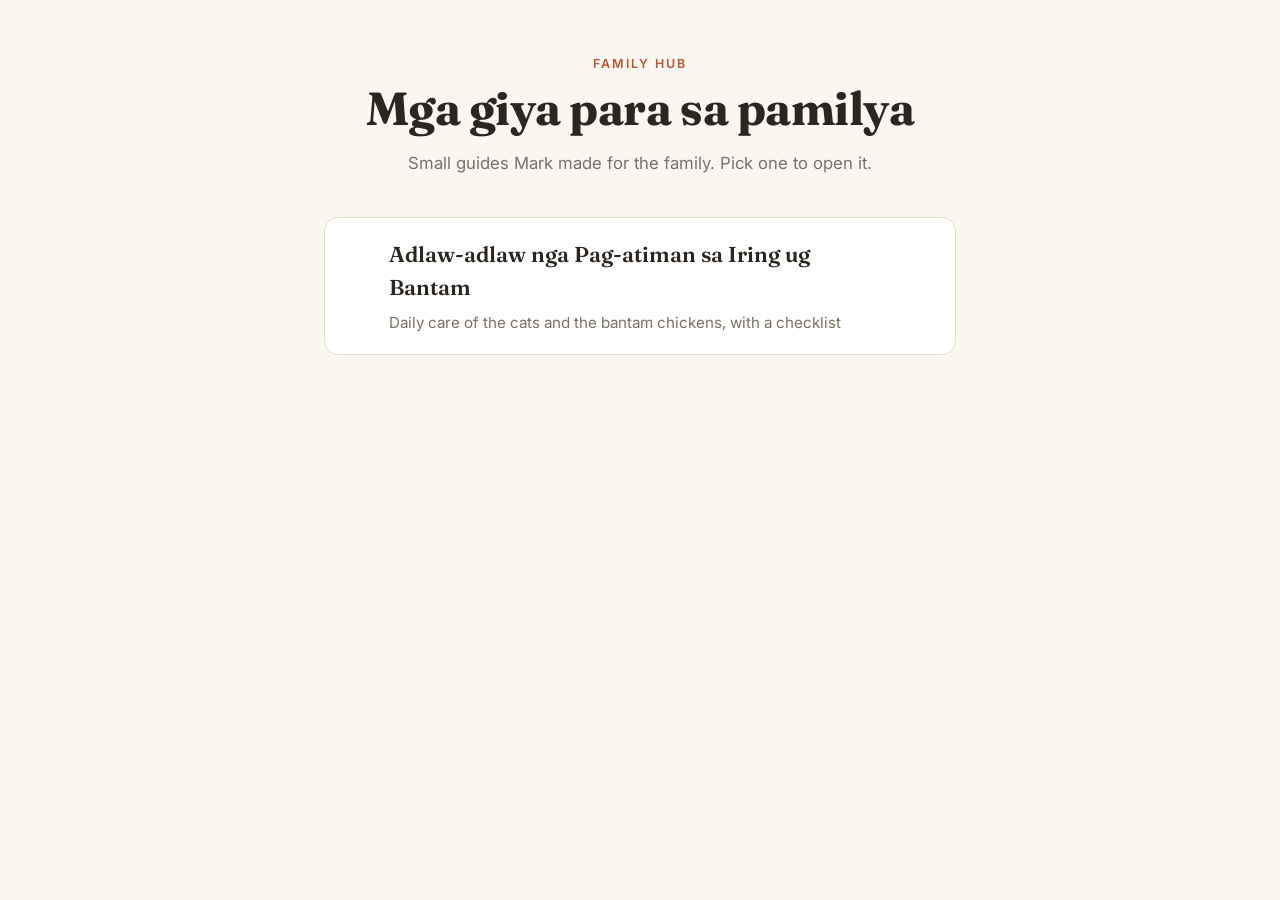
<file: index.html>
<!doctype html>
<html lang="en">
<head>
<meta charset="utf-8">
<meta name="viewport" content="width=device-width, initial-scale=1">
<title>Family Hub</title>
<meta name="description" content="Small guides Mark made for the family.">
<link rel="preconnect" href="https://fonts.googleapis.com">
<link rel="preconnect" href="https://fonts.gstatic.com" crossorigin>
<link href="https://fonts.googleapis.com/css2?family=Fraunces:opsz,wght@9..144,600;9..144,700&family=Inter:wght@400;600&display=swap" rel="stylesheet">
<link rel="stylesheet" href="tokens.css">
<link rel="stylesheet" href="home.css">
</head>
<body>
<main class="wrap">
  <header>
    <p class="eyebrow">Family Hub</p>
    <h1>Mga giya para sa pamilya</h1>
    <p class="lead">Small guides Mark made for the family. Pick one to open it.</p>
  </header>
  <ul class="guides">
    <li><a href="house/cat-chicken-care/">
      <span class="name">Adlaw-adlaw nga Pag-atiman sa Iring ug Bantam</span>
      <span class="what">Daily care of the cats and the bantam chickens, with a checklist</span>
    </a></li>
  </ul>
</main>
</body>
</html>
</file>
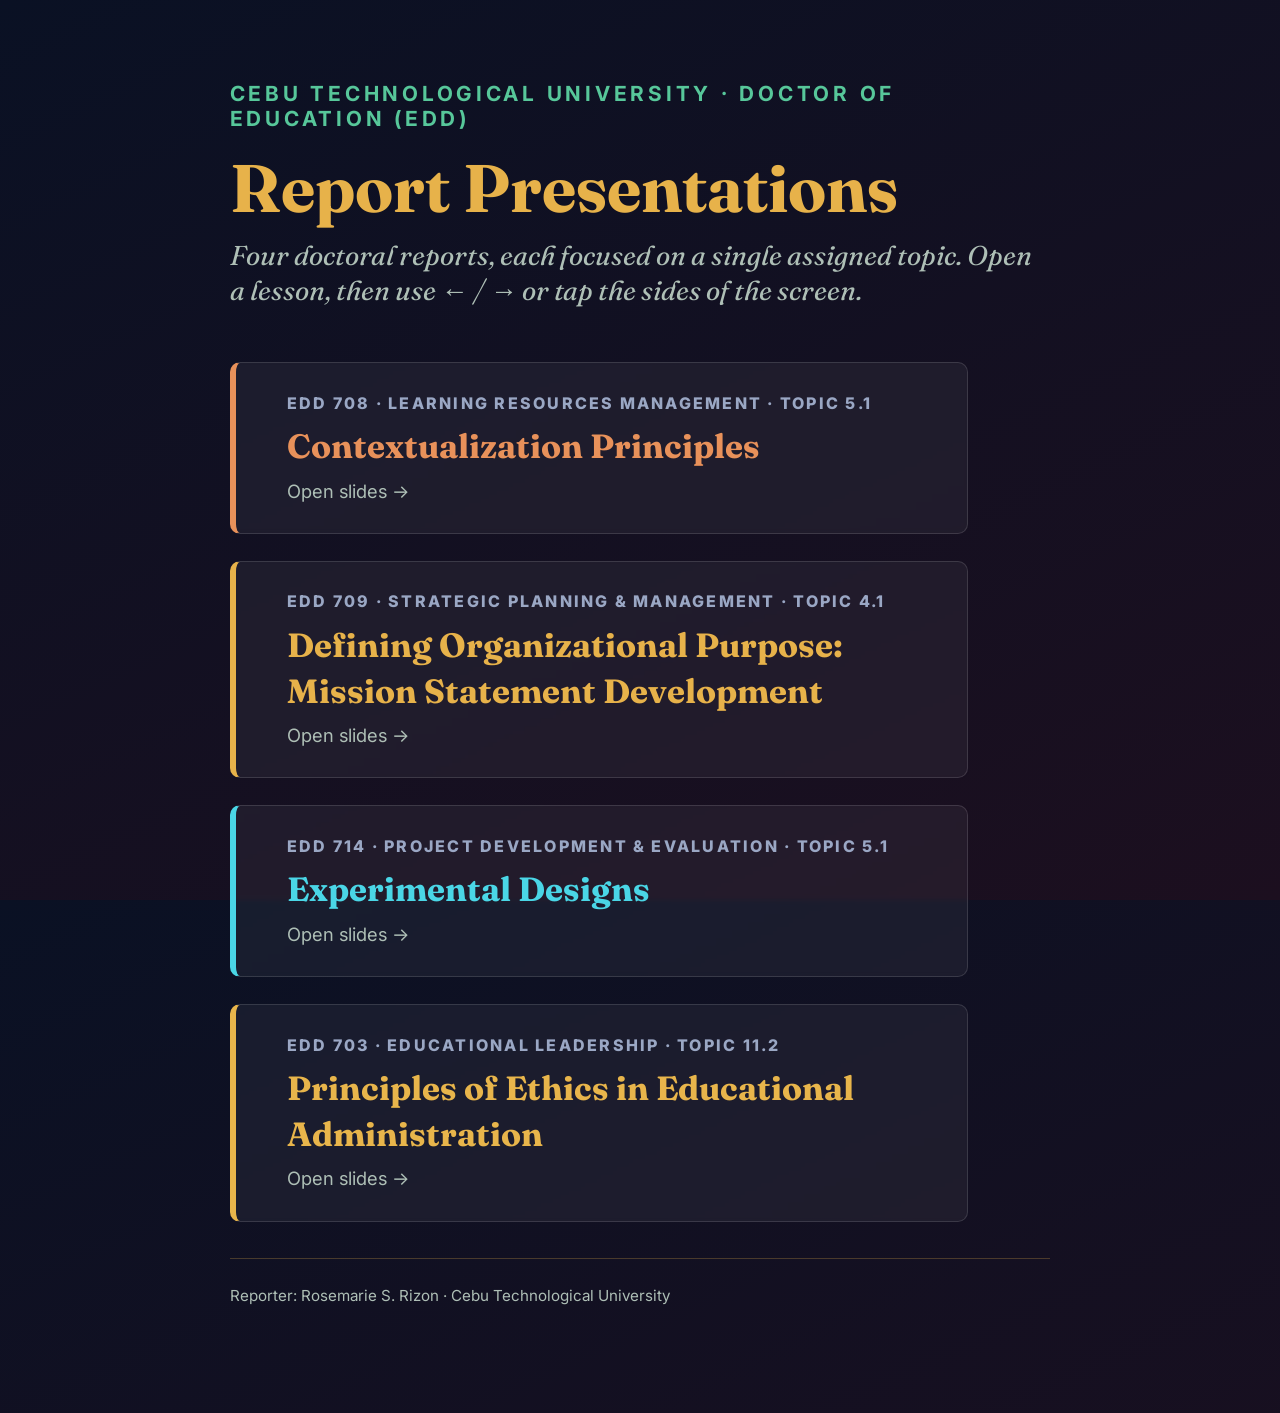
<file: aunt/edd-reports/index.html>
<!doctype html>
<html lang="en">
<head>
<meta charset="utf-8">
<meta name="viewport" content="width=device-width, initial-scale=1">
<title>EdD Report Presentations — Cebu Technological University</title>
<link rel="stylesheet" href="slides.css">
<style>
  body{overflow:auto;background:linear-gradient(155deg,#0a1124 0%,#1c0f1f 100%)}
  .wrap{max-width:1000px;margin:0 auto;padding:9vh 7vw 12vh}
  .program{font-family:"Inter",sans-serif;font-size:1.3rem;font-weight:700;letter-spacing:.18em;text-transform:uppercase;color:#57c79a;margin-bottom:2.4vh}
  h1{font-family:"Fraunces",Georgia,serif;font-weight:700;font-size:clamp(2.4rem,6vw,4.2rem);color:#e7b24a;line-height:1.05;margin-bottom:1.6vh}
  .lead{font-family:"Fraunces",Georgia,serif;font-style:italic;font-size:clamp(1.1rem,2.4vw,1.7rem);color:#aebfb6;margin-bottom:6vh;max-width:48ch}
  a.card{display:block;text-decoration:none;background:rgba(255,255,255,.05);border:1px solid rgba(255,255,255,.13);
    border-left:6px solid var(--ac,#e7b24a);border-radius:10px;padding:3.2vh 4vw;margin-bottom:3vh;color:#f3f1ea;
    transition:transform .2s, background .2s}
  a.card:hover{background:rgba(255,255,255,.09);transform:translateX(6px)}
  a.card .n{font-family:"Inter",sans-serif;font-size:clamp(.8rem,1.5vw,1rem);font-weight:800;letter-spacing:.14em;text-transform:uppercase;color:#9aa7c4}
  a.card .t{font-family:"Fraunces",Georgia,serif;font-size:clamp(1.3rem,3vw,2.1rem);font-weight:700;color:var(--ac,#e7b24a);margin:1vh 0}
  a.card .d{font-size:clamp(.95rem,1.8vw,1.15rem);color:#aebfb6}
  a.l1{--ac:#e8915a} a.l2{--ac:#e7b24a} a.l3{--ac:#4ad6e6} a.l4{--ac:#e8b54b}
  footer{color:#aebfb6;font-size:.95rem;margin-top:4vh;border-top:1px solid rgba(231,178,74,.26);padding-top:3vh}
</style>
</head>
<body>
<div class="wrap">
  <div class="program">Cebu Technological University &middot; Doctor of Education (EdD)</div>
  <h1>Report Presentations</h1>
  <div class="lead">Four doctoral reports, each focused on a single assigned topic. Open a lesson, then use &larr; / &rarr; or tap the sides of the screen.</div>

  <a class="card l1" href="lesson1-learning-resources/">
    <div class="n">EdD 708 &middot; Learning Resources Management &middot; Topic 5.1</div>
    <div class="t">Contextualization Principles</div>
    <div class="d">Open slides &rarr;</div>
  </a>

  <a class="card l2" href="lesson2-strategic-planning/">
    <div class="n">EdD 709 &middot; Strategic Planning &amp; Management &middot; Topic 4.1</div>
    <div class="t">Defining Organizational Purpose: Mission Statement Development</div>
    <div class="d">Open slides &rarr;</div>
  </a>

  <a class="card l3" href="lesson3-project-evaluation/">
    <div class="n">EdD 714 &middot; Project Development &amp; Evaluation &middot; Topic 5.1</div>
    <div class="t">Experimental Designs</div>
    <div class="d">Open slides &rarr;</div>
  </a>

  <a class="card l4" href="lesson4-educational-leadership/">
    <div class="n">EdD 703 &middot; Educational Leadership &middot; Topic 11.2</div>
    <div class="t">Principles of Ethics in Educational Administration</div>
    <div class="d">Open slides &rarr;</div>
  </a>

  <footer>Reporter: Rosemarie S. Rizon &middot; Cebu Technological University</footer>
</div>
</body>
</html>
</file>
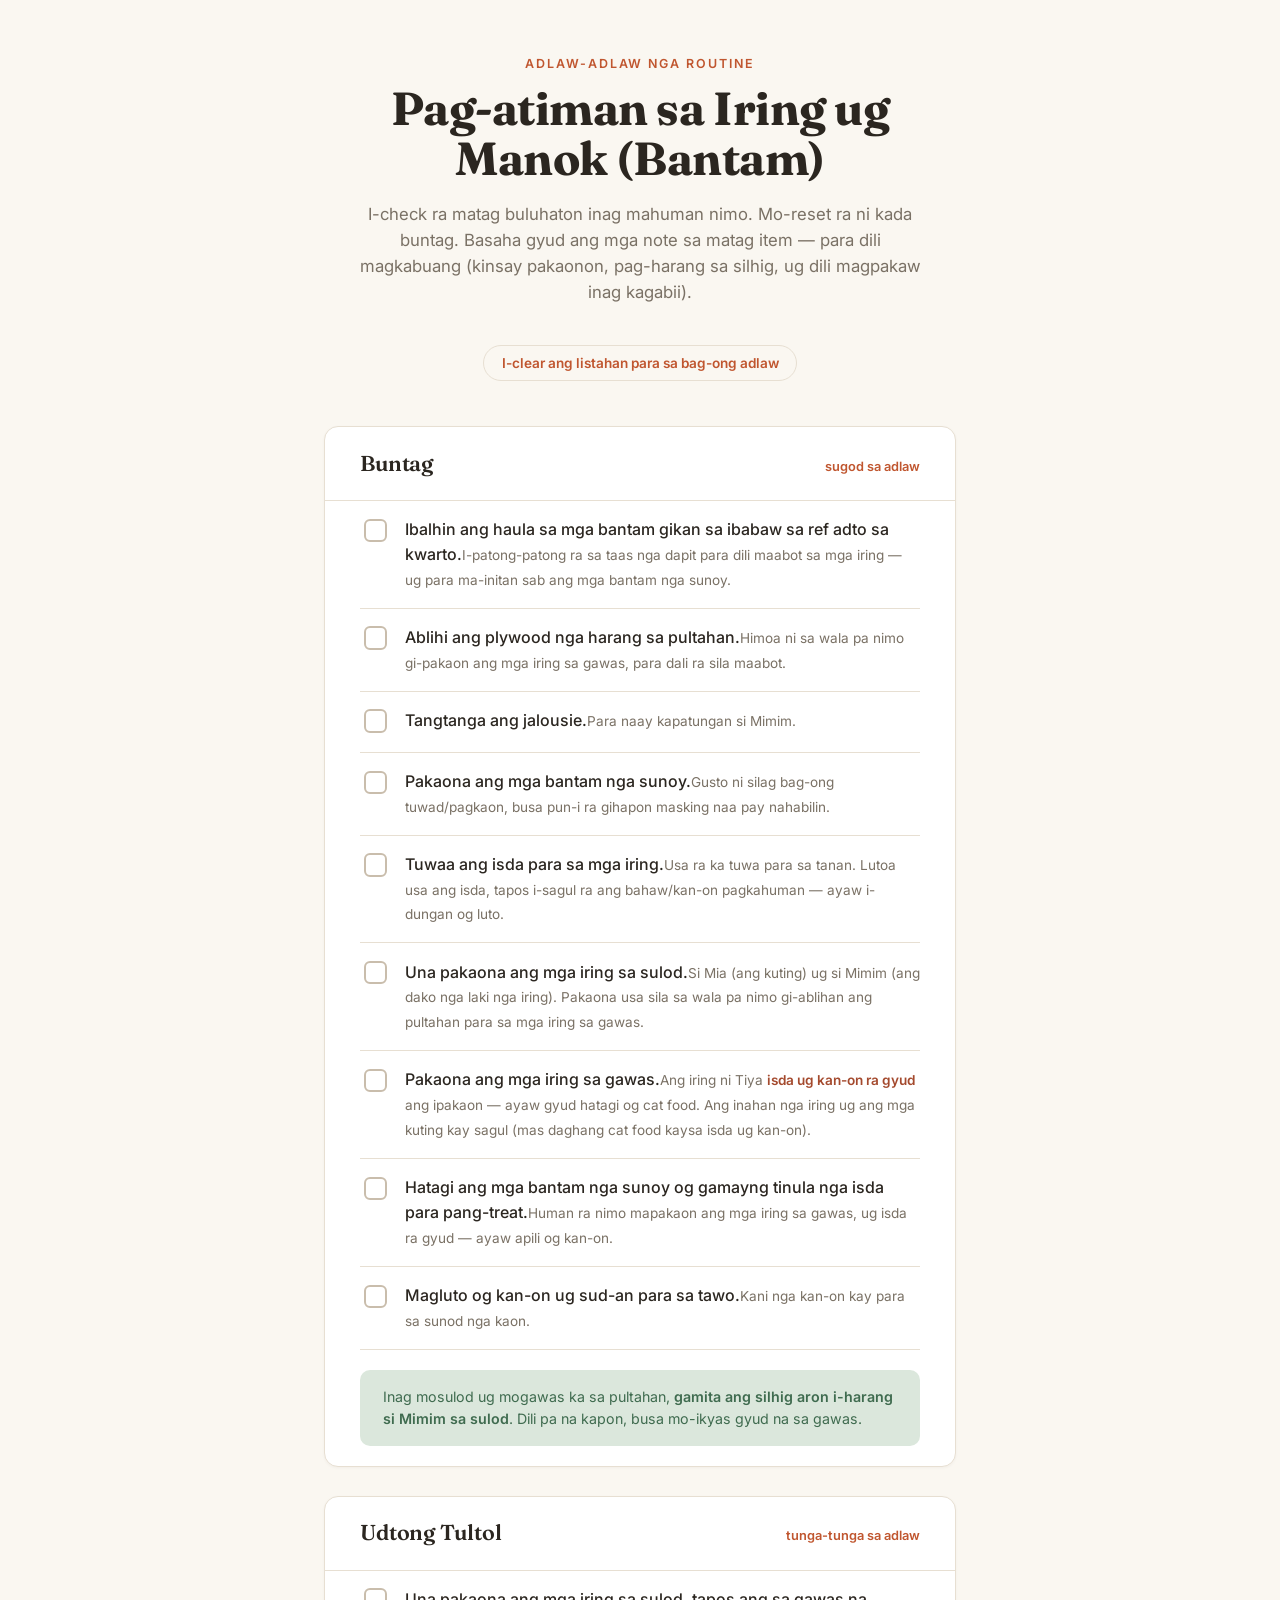
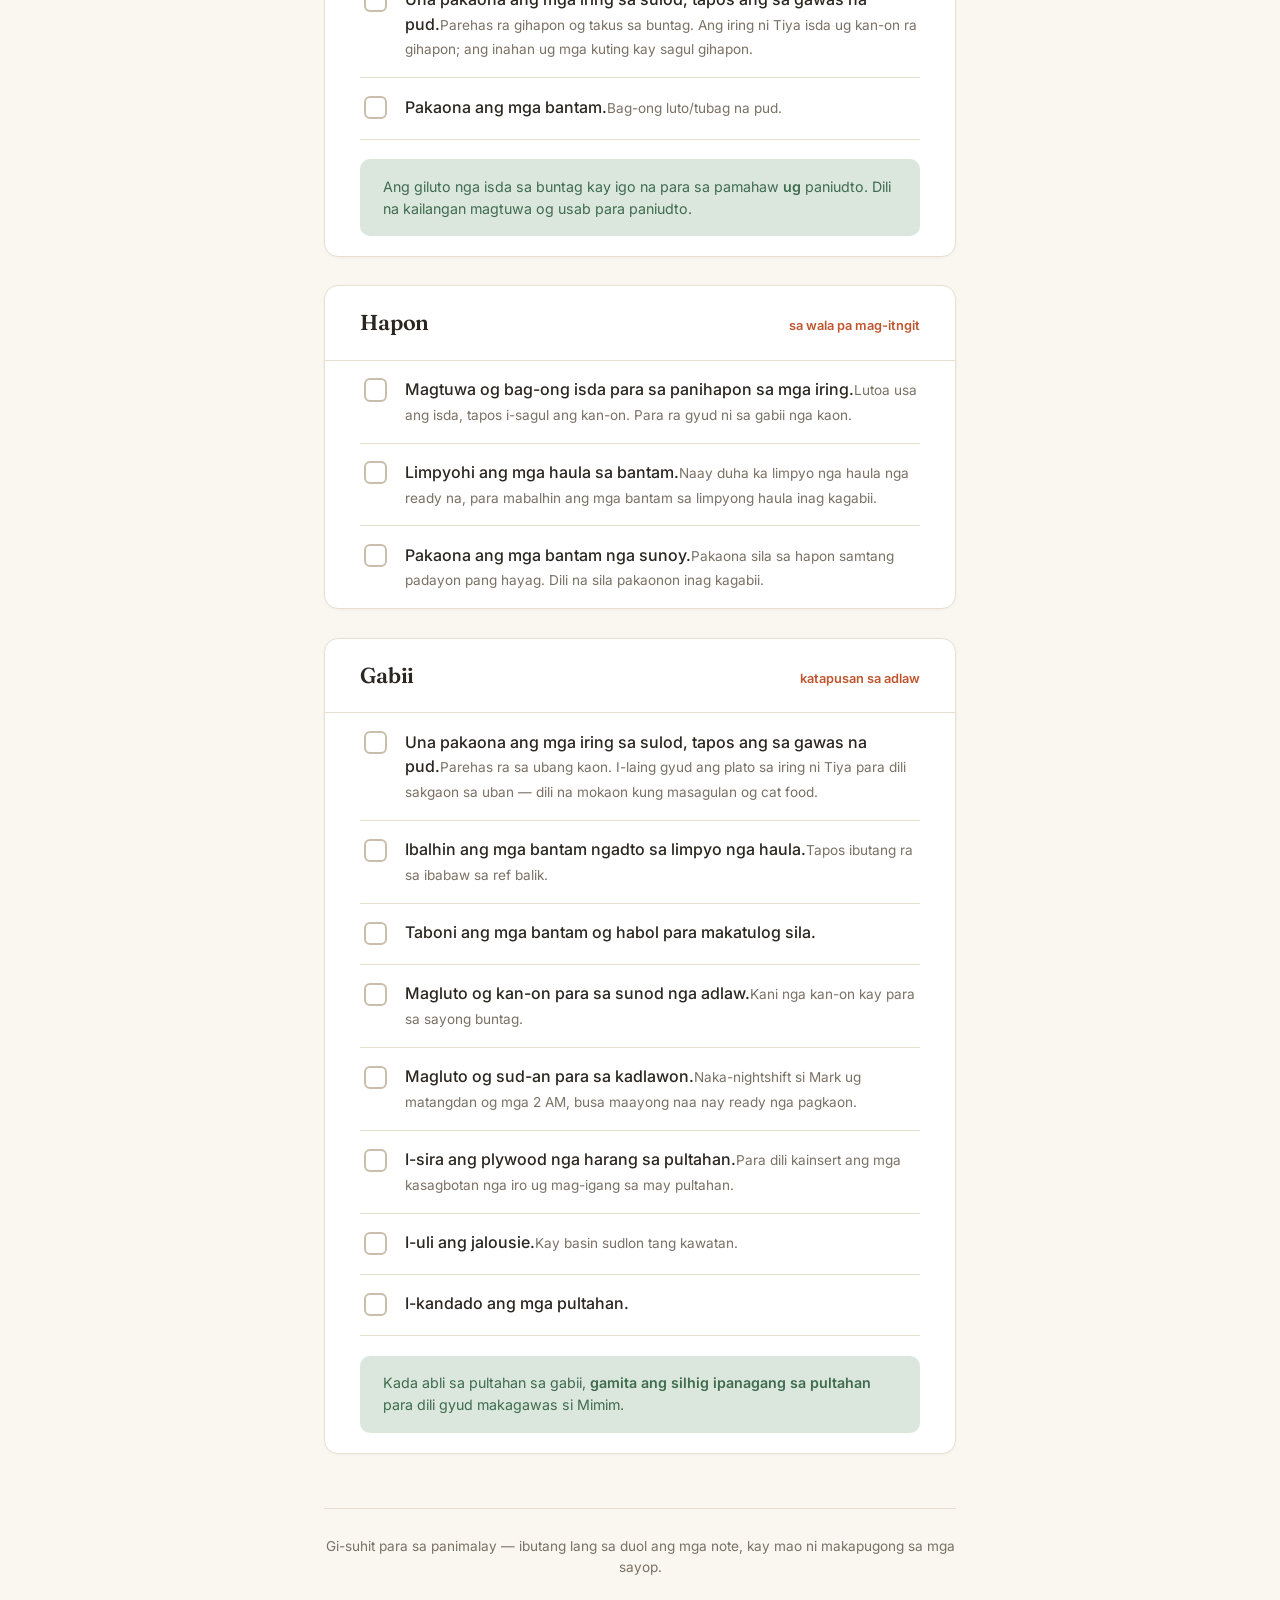
<file: house/cat-chicken-care/index.html>
<!doctype html>
<html lang="en">
<head>
<meta charset="utf-8">
<meta name="viewport" content="width=device-width, initial-scale=1">
<title>Adlaw-adlaw nga Pag-atiman sa Iring ug Bantam</title>
<link rel="preconnect" href="https://fonts.googleapis.com">
<link rel="preconnect" href="https://fonts.gstatic.com" crossorigin>
<link href="https://fonts.googleapis.com/css2?family=Fraunces:ital,opsz,wght@0,9..144,500;0,9..144,600;0,9..144,700;1,9..144,500&family=Inter:wght@400;500;600;700&display=swap" rel="stylesheet">
<link rel="stylesheet" href="../../tokens.css">
<link rel="stylesheet" href="page.css">
</head>
<body>
<div class="wrap">
  <header>
    <div class="eyebrow">Adlaw-adlaw nga Routine</div>
    <h1>Pag-atiman sa Iring ug Manok (Bantam)</h1>
    <div class="lead">I-check ra matag buluhaton inag mahuman nimo. Mo-reset ra ni kada buntag. Basaha gyud ang mga note sa matag item &mdash; para dili magkabuang (kinsay pakaonon, pag-harang sa silhig, ug dili magpakaw inag kagabii).</div>
  </header>

  <div class="reset-row">
    <button class="reset" id="resetBtn">I-clear ang listahan para sa bag-ong adlaw</button>
  </div>
  <div class="progress" id="progress"></div>

  <section data-day="morning">
    <div class="sec-head"><h2>Buntag</h2><span class="when">sugod sa adlaw</span></div>
    <div class="sec-body">
      <label class="task"><input type="checkbox" data-k="m1"><span class="txt"><span class="t">Ibalhin ang haula sa mga bantam gikan sa ibabaw sa ref adto sa kwarto.</span><span class="note">I-patong-patong ra sa taas nga dapit para dili maabot sa mga iring &mdash; ug para ma-initan sab ang mga bantam nga sunoy.</span></span></label>
      <label class="task"><input type="checkbox" data-k="m2"><span class="txt"><span class="t">Ablihi ang plywood nga harang sa pultahan.</span><span class="note">Himoa ni sa wala pa nimo gi-pakaon ang mga iring sa gawas, para dali ra sila maabot.</span></span></label>
      <label class="task"><input type="checkbox" data-k="m9"><span class="txt"><span class="t">Tangtanga ang jalousie.</span><span class="note">Para naay kapatungan si Mimim.</span></span></label>
      <label class="task"><input type="checkbox" data-k="m3"><span class="txt"><span class="t">Pakaona ang mga bantam nga sunoy.</span><span class="note">Gusto ni silag bag-ong tuwad/pagkaon, busa pun-i ra gihapon masking naa pay nahabilin.</span></span></label>
      <label class="task"><input type="checkbox" data-k="m4"><span class="txt"><span class="t">Tuwaa ang isda para sa mga iring.</span><span class="note">Usa ra ka tuwa para sa tanan. Lutoa usa ang isda, tapos i-sagul ra ang bahaw/kan-on pagkahuman &mdash; ayaw i-dungan og luto.</span></span></label>
      <label class="task"><input type="checkbox" data-k="m5"><span class="txt"><span class="t">Una pakaona ang mga iring sa sulod.</span><span class="note">Si Mia (ang kuting) ug si Mimim (ang dako nga laki nga iring). Pakaona usa sila sa wala pa nimo gi-ablihan ang pultahan para sa mga iring sa gawas.</span></span></label>
      <label class="task"><input type="checkbox" data-k="m6"><span class="txt"><span class="t">Pakaona ang mga iring sa gawas.</span><span class="note">Ang iring ni Tiya <b>isda ug kan-on ra gyud</b> ang ipakaon &mdash; ayaw gyud hatagi og cat food. Ang inahan nga iring ug ang mga kuting kay sagul (mas daghang cat food kaysa isda ug kan-on).</span></span></label>
      <label class="task"><input type="checkbox" data-k="m7"><span class="txt"><span class="t">Hatagi ang mga bantam nga sunoy og gamayng tinula nga isda para pang-treat.</span><span class="note">Human ra nimo mapakaon ang mga iring sa gawas, ug isda ra gyud &mdash; ayaw apili og kan-on.</span></span></label>
      <label class="task"><input type="checkbox" data-k="m8"><span class="txt"><span class="t">Magluto og kan-on ug sud-an para sa tawo.</span><span class="note">Kani nga kan-on kay para sa sunod nga kaon.</span></span></label>
      <div class="aside">Inag mosulod ug mogawas ka sa pultahan, <b>gamita ang silhig aron i-harang si Mimim sa sulod</b>. Dili pa na kapon, busa mo-ikyas gyud na sa gawas.</div>
    </div>
  </section>

  <section data-day="noon">
    <div class="sec-head"><h2>Udtong Tultol</h2><span class="when">tunga-tunga sa adlaw</span></div>
    <div class="sec-body">
      <label class="task"><input type="checkbox" data-k="n1"><span class="txt"><span class="t">Una pakaona ang mga iring sa sulod, tapos ang sa gawas na pud.</span><span class="note">Parehas ra gihapon og takus sa buntag. Ang iring ni Tiya isda ug kan-on ra gihapon; ang inahan ug mga kuting kay sagul gihapon.</span></span></label>
      <label class="task"><input type="checkbox" data-k="n2"><span class="txt"><span class="t">Pakaona ang mga bantam.</span><span class="note">Bag-ong luto/tubag na pud.</span></span></label>
      <div class="aside">Ang giluto nga isda sa buntag kay igo na para sa pamahaw <b>ug</b> paniudto. Dili na kailangan magtuwa og usab para paniudto.</div>
    </div>
  </section>

  <section data-day="afternoon">
    <div class="sec-head"><h2>Hapon</h2><span class="when">sa wala pa mag-itngit</span></div>
    <div class="sec-body">
      <label class="task"><input type="checkbox" data-k="a1"><span class="txt"><span class="t">Magtuwa og bag-ong isda para sa panihapon sa mga iring.</span><span class="note">Lutoa usa ang isda, tapos i-sagul ang kan-on. Para ra gyud ni sa gabii nga kaon.</span></span></label>
      <label class="task"><input type="checkbox" data-k="a2"><span class="txt"><span class="t">Limpyohi ang mga haula sa bantam.</span><span class="note">Naay duha ka limpyo nga haula nga ready na, para mabalhin ang mga bantam sa limpyong haula inag kagabii.</span></span></label>
      <label class="task"><input type="checkbox" data-k="a3"><span class="txt"><span class="t">Pakaona ang mga bantam nga sunoy.</span><span class="note">Pakaona sila sa hapon samtang padayon pang hayag. Dili na sila pakaonon inag kagabii.</span></span></label>
    </div>
  </section>

  <section data-day="night">
    <div class="sec-head"><h2>Gabii</h2><span class="when">katapusan sa adlaw</span></div>
    <div class="sec-body">
      <label class="task"><input type="checkbox" data-k="e1"><span class="txt"><span class="t">Una pakaona ang mga iring sa sulod, tapos ang sa gawas na pud.</span><span class="note">Parehas ra sa ubang kaon. I-laing gyud ang plato sa iring ni Tiya para dili sakgaon sa uban &mdash; dili na mokaon kung masagulan og cat food.</span></span></label>
      <label class="task"><input type="checkbox" data-k="e2"><span class="txt"><span class="t">Ibalhin ang mga bantam ngadto sa limpyo nga haula.</span><span class="note">Tapos ibutang ra sa ibabaw sa ref balik.</span></span></label>
      <label class="task"><input type="checkbox" data-k="e3"><span class="txt"><span class="t">Taboni ang mga bantam og habol para makatulog sila.</span><span class="note"></span></span></label>
      <label class="task"><input type="checkbox" data-k="e4"><span class="txt"><span class="t">Magluto og kan-on para sa sunod nga adlaw.</span><span class="note">Kani nga kan-on kay para sa sayong buntag.</span></span></label>
      <label class="task"><input type="checkbox" data-k="e5"><span class="txt"><span class="t">Magluto og sud-an para sa kadlawon.</span><span class="note">Naka-nightshift si Mark ug matangdan og mga 2 AM, busa maayong naa nay ready nga pagkaon.</span></span></label>
      <label class="task"><input type="checkbox" data-k="e6"><span class="txt"><span class="t">I-sira ang plywood nga harang sa pultahan.</span><span class="note">Para dili kainsert ang mga kasagbotan nga iro ug mag-igang sa may pultahan.</span></span></label>
      <label class="task"><input type="checkbox" data-k="e8"><span class="txt"><span class="t">I-uli ang jalousie.</span><span class="note">Kay basin sudlon tang kawatan.</span></span></label>
      <label class="task"><input type="checkbox" data-k="e7"><span class="txt"><span class="t">I-kandado ang mga pultahan.</span><span class="note"></span></span></label>
      <div class="aside">Kada abli sa pultahan sa gabii, <b>gamita ang silhig ipanagang sa pultahan</b> para dili gyud makagawas si Mimim.</div>
    </div>
  </section>

  <footer>Gi-suhit para sa panimalay &mdash; ibutang lang sa duol ang mga note, kay mao ni makapugong sa mga sayop.</footer>
</div>

<script>
(function () {
  var KEY = "catChickenCare_";
  var boxes = Array.prototype.slice.call(document.querySelectorAll('input[type=checkbox]'));
  var progress = document.getElementById('progress');

  function todayStamp() {
    var d = new Date();
    return d.getFullYear() + "-" + (d.getMonth() + 1) + "-" + d.getDate();
  }

  function load() {
    var stamp = localStorage.getItem(KEY + "stamp");
    if (stamp !== todayStamp()) {
      boxes.forEach(function (b) { b.checked = false; });
      return;
    }
    boxes.forEach(function (b) {
      b.checked = localStorage.getItem(KEY + b.dataset.k) === "1";
    });
  }

  function save() {
    localStorage.setItem(KEY + "stamp", todayStamp());
    boxes.forEach(function (b) {
      if (b.checked) { localStorage.setItem(KEY + b.dataset.k, "1"); }
      else { localStorage.removeItem(KEY + b.dataset.k); }
    });
    render();
  }

  function render() {
    var done = boxes.filter(function (b) { return b.checked; }).length;
    var total = boxes.length;
    if (!done) { progress.textContent = ""; return; }
    progress.textContent = done + " sa " + total + " ka buluhaton ang nahuman karon";
  }

  boxes.forEach(function (b) { b.addEventListener("change", save); });

  document.getElementById('resetBtn').addEventListener('click', function () {
    boxes.forEach(function (b) { b.checked = false; });
    save();
  });

  load();
  render();
})();
</script>
</body>
</html>
</file>
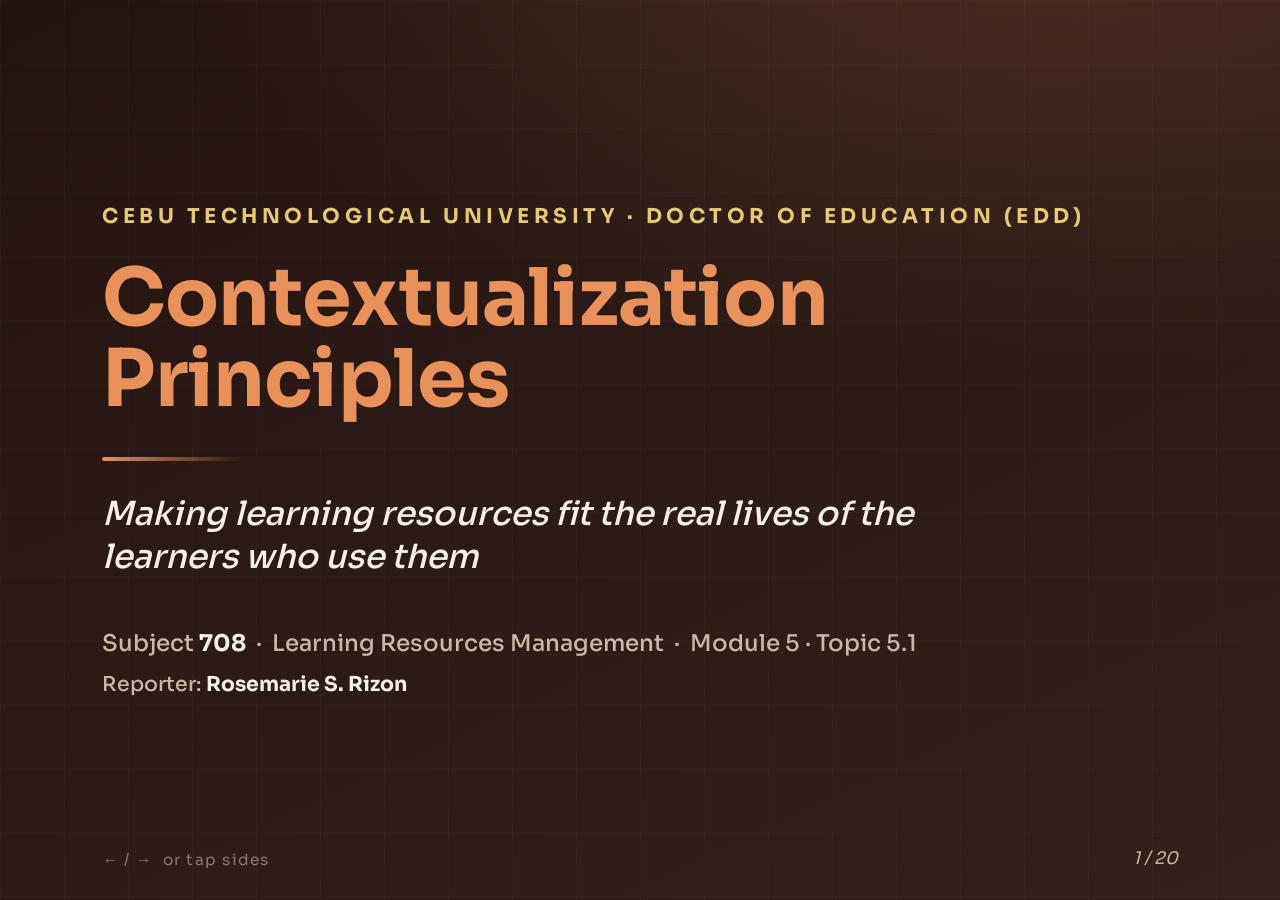
<file: aunt/edd-reports/lesson1-learning-resources/index.html>
<!doctype html>
<html lang="en">
<head>
<meta charset="utf-8">
<meta name="viewport" content="width=device-width, initial-scale=1">
<title>708 — 5.1 Contextualization Principles</title>
<link rel="stylesheet" href="../slides.css">
</head>
<body data-theme="resources">
<div class="deck">

  <!-- 1 — TITLE -->
  <section class="slide title active">
    <div class="program">Cebu Technological University &middot; Doctor of Education (EdD)</div>
    <h1>Contextualization Principles</h1>
    <div class="rule"></div>
    <div class="sub">Making learning resources fit the real lives of the learners who use them</div>
    <div class="by">Subject <b>708</b> &nbsp;&middot;&nbsp; Learning Resources Management &nbsp;&middot;&nbsp; Module 5 &middot; Topic 5.1</div>
    <div class="by" style="margin-top:1.5vh;font-size:1.6vw">Reporter: <b>Rosemarie S. Rizon</b></div>
  </section>

  <!-- 2 — WHERE 5.1 SITS -->
  <section class="slide">
    <div class="kolophon"><span>708 &middot; Module 5</span><span class="right">Topic 5.1</span></div>
    <h2 class="head"><span class="small">Orientation</span>Where my topic sits</h2>
    <figure class="diagram">
      <svg viewBox="0 0 1000 250" role="img" aria-label="Module 5 map, focus on 5.1">
        <rect class="dg-box-a" x="40"  y="60" width="300" height="100" rx="8"/>
        <text class="dg-a" x="190" y="100" text-anchor="middle" font-size="20" font-weight="700">5.1 Contextualization</text>
        <text class="dg-sub" x="190" y="130" text-anchor="middle" font-size="15">principles &mdash; my focus</text>
        <rect class="dg-box" x="375" y="68" width="200" height="84" rx="8" opacity="0.5"/>
        <text class="dg-sub" x="475" y="106" text-anchor="middle" font-size="16" font-weight="600">5.2 Localization</text>
        <text class="dg-sub" x="475" y="130" text-anchor="middle" font-size="13">(later)</text>
        <rect class="dg-box" x="600" y="68" width="170" height="84" rx="8" opacity="0.5"/>
        <text class="dg-sub" x="685" y="100" text-anchor="middle" font-size="15" font-weight="600">5.3 Indigenous</text>
        <text class="dg-sub" x="685" y="124" text-anchor="middle" font-size="13">materials</text>
        <rect class="dg-box" x="795" y="68" width="165" height="84" rx="8" opacity="0.5"/>
        <text class="dg-sub" x="877" y="100" text-anchor="middle" font-size="15" font-weight="600">5.4 Cultural</text>
        <text class="dg-sub" x="877" y="124" text-anchor="middle" font-size="13">responsiveness</text>
      </svg>
      <figcaption>Module 5 has several topics. This report covers only the first &mdash; 5.1, the principle the rest depend on.</figcaption>
    </figure>
  </section>

  <!-- 3 — ROADMAP -->
  <section class="slide">
    <div class="kolophon"><span>708 &middot; 5.1</span><span class="right">Roadmap</span></div>
    <h2 class="head">What this report will cover</h2>
    <ul class="points">
      <li><b>What</b> contextualization means</li>
      <li><b>Why</b> it makes learning stick</li>
      <li><b>The principles</b> themselves, one by one</li>
      <li><b>How</b> to apply them, with examples and cautions</li>
    </ul>
  </section>

  <!-- 4 — DEFINITION -->
  <section class="slide">
    <div class="kolophon"><span>708 &middot; 5.1</span><span class="right">The construct</span></div>
    <h2 class="head"><span class="small">Defining the construct</span>What contextualization means</h2>
    <div class="define">
      <div class="term"><span class="word">Contextualization</span><span class="gloss">Designing and adapting learning resources so they <b>connect to the learner's real environment</b> &mdash; their place, culture, language, and daily experience.<br><span style="color:var(--muted);font-style:italic;font-size:.9em">In plain terms: teaching with examples learners already recognize from their own lives.</span></span></div>
    </div>
  </section>

  <!-- 5 — RELATED TERMS -->
  <section class="slide">
    <div class="kolophon"><span>708 &middot; 5.1</span><span class="right">Clarify</span></div>
    <h2 class="head">A close cousin: localization</h2>
    <div class="define">
      <div class="term"><span class="word">Contextualization</span><span class="gloss">Connecting content to the learner's <b>lived experience and setting</b>.</span></div>
      <div class="term"><span class="word">Localization</span><span class="gloss">Adapting to a <b>specific place</b> &mdash; its language, examples, and culture (topic 5.2).</span></div>
    </div>
  </section>

  <!-- 6 — WHY IT WORKS -->
  <section class="slide">
    <div class="kolophon"><span>708 &middot; 5.1</span><span class="right">Rationale</span></div>
    <h2 class="head">Why context makes learning stick</h2>
    <div class="lead">When new ideas are tied to something a learner <span class="hl">already knows</span>, they are easier to understand, easier to remember, and easier to use in real life.</div>
  </section>

  <!-- 7 — THE LEARNING SCIENCE -->
  <section class="slide">
    <div class="kolophon"><span>708 &middot; 5.1</span><span class="right">Rationale</span></div>
    <h2 class="head">Building on what is already there</h2>
    <figure class="diagram">
      <svg viewBox="0 0 1000 210" role="img" aria-label="Prior knowledge to new learning">
        <rect class="dg-box-b" x="60" y="70" width="260" height="80" rx="8"/>
        <text class="dg-b" x="190" y="105" text-anchor="middle" font-size="19" font-weight="700">What they know</text>
        <text class="dg-sub" x="190" y="130" text-anchor="middle" font-size="14">home, work, community</text>
        <rect class="dg-box-a" x="400" y="70" width="200" height="80" rx="8"/>
        <text class="dg-a" x="500" y="115" text-anchor="middle" font-size="17" font-weight="700">bridge</text>
        <rect class="dg-box-b" x="680" y="70" width="260" height="80" rx="8"/>
        <text class="dg-b" x="810" y="105" text-anchor="middle" font-size="19" font-weight="700">New idea</text>
        <text class="dg-sub" x="810" y="130" text-anchor="middle" font-size="14">understood &amp; retained</text>
        <path class="dg-arrow" d="M322 110 H398"/><polygon class="dg-arrow-head" points="398,110 386,103 386,117"/>
        <path class="dg-arrow" d="M602 110 H678"/><polygon class="dg-arrow-head" points="678,110 666,103 666,117"/>
      </svg>
      <figcaption>Context is the bridge from the familiar to the new.</figcaption>
    </figure>
  </section>

  <!-- 8 — SECTION: THE PRINCIPLES -->
  <section class="slide section">
    <div class="kolophon"><span>708 &middot; 5.1</span><span class="right">Principles</span></div>
    <div class="num">5.1</div>
    <div class="kicker">The heart of the topic</div>
    <h2>The Principles of Contextualization</h2>
  </section>

  <!-- 9 — PRINCIPLE 1 -->
  <section class="slide">
    <div class="kolophon"><span>708 &middot; 5.1</span><span class="right">Principle 1</span></div>
    <h2 class="head"><span class="small">Principle 1</span>Relevance</h2>
    <div class="lead">Use examples drawn from the learner's <span class="hl">own community and surroundings</span> &mdash; things they see and do every day.</div>
  </section>

  <!-- 10 — PRINCIPLE 2 -->
  <section class="slide">
    <div class="kolophon"><span>708 &middot; 5.1</span><span class="right">Principle 2</span></div>
    <h2 class="head"><span class="small">Principle 2</span>Prior knowledge</h2>
    <div class="lead">Build each new lesson on what learners <span class="hl">already understand</span>, so the new idea has something to attach to.</div>
  </section>

  <!-- 11 — PRINCIPLE 3 -->
  <section class="slide">
    <div class="kolophon"><span>708 &middot; 5.1</span><span class="right">Principle 3</span></div>
    <h2 class="head"><span class="small">Principle 3</span>Authenticity</h2>
    <div class="lead">Draw on <span class="hl">real situations</span> the learner could actually meet &mdash; not invented or distant ones.</div>
  </section>

  <!-- 12 — PRINCIPLE 4 -->
  <section class="slide">
    <div class="kolophon"><span>708 &middot; 5.1</span><span class="right">Principle 4</span></div>
    <h2 class="head"><span class="small">Principle 4</span>Meaning over memorization</h2>
    <div class="lead">Aim for understanding learners can <span class="hl">use in real life</span>, not facts repeated by rote and soon forgotten.</div>
  </section>

  <!-- 13 — THE FOUR TOGETHER -->
  <section class="slide">
    <div class="kolophon"><span>708 &middot; 5.1</span><span class="right">Principles</span></div>
    <h2 class="head">The four principles at a glance</h2>
    <div class="recap">
      <div class="item"><div class="k">Relevance</div><div class="v">Examples from their own world.</div></div>
      <div class="item"><div class="k">Prior knowledge</div><div class="v">Build on what they already know.</div></div>
      <div class="item"><div class="k">Authenticity</div><div class="v">Real situations, not invented ones.</div></div>
      <div class="item"><div class="k">Meaning</div><div class="v">Understanding they can apply.</div></div>
    </div>
  </section>

  <!-- 14 — ABSTRACT vs CONTEXTUALIZED -->
  <section class="slide">
    <div class="kolophon"><span>708 &middot; 5.1</span><span class="right">Compare</span></div>
    <h2 class="head">The same lesson, two ways</h2>
    <div class="split">
      <figure>
        <svg viewBox="0 0 460 200" role="img" aria-label="Abstract">
          <rect class="dg-box" x="20" y="30" width="420" height="140" rx="8" stroke="var(--warn)"/>
          <text x="240" y="84" text-anchor="middle" font-size="17" fill="var(--warn)" font-family="Sora,sans-serif" font-weight="700">"A train leaves City A</text>
          <text x="240" y="110" text-anchor="middle" font-size="17" fill="var(--warn)" font-family="Sora,sans-serif" font-weight="700">at 60 km/h..."</text>
          <text class="dg-sub" x="240" y="148" text-anchor="middle" font-size="15">distant &middot; no local trains</text>
        </svg>
        <figcaption>Abstract &mdash; far from the learner's world.</figcaption>
      </figure>
      <figure>
        <svg viewBox="0 0 460 200" role="img" aria-label="Contextualized">
          <rect class="dg-box-a" x="20" y="30" width="420" height="140" rx="8"/>
          <text x="240" y="84" text-anchor="middle" font-size="17" class="dg-a" font-family="Sora,sans-serif" font-weight="700">"A jeepney travels from</text>
          <text x="240" y="110" text-anchor="middle" font-size="17" class="dg-a" font-family="Sora,sans-serif" font-weight="700">your barangay to town..."</text>
          <text class="dg-sub" x="240" y="148" text-anchor="middle" font-size="15">familiar &middot; instantly relatable</text>
        </svg>
        <figcaption>Contextualized &mdash; the same math, made local.</figcaption>
      </figure>
    </div>
  </section>

  <!-- 15 — MORE EXAMPLES -->
  <section class="slide">
    <div class="kolophon"><span>708 &middot; 5.1</span><span class="right">Examples</span></div>
    <h2 class="head">Contextualizing across subjects</h2>
    <ul class="points">
      <li><b>Math</b><span class="plain">Counting with sari-sari store prices instead of textbook coins.</span></li>
      <li><b>Science</b><span class="plain">Studying weather using the local rainy and dry seasons.</span></li>
      <li><b>Reading</b><span class="plain">Stories set in places and traditions the learners know.</span></li>
    </ul>
  </section>

  <!-- 16 — HOW TO APPLY -->
  <section class="slide">
    <div class="kolophon"><span>708 &middot; 5.1</span><span class="right">Practice</span></div>
    <h2 class="head">Applying the principle</h2>
    <ol class="steps">
      <li><b>Know your learners</b><span class="plain">Their place, language, work, and experiences.</span></li>
      <li><b>Find local examples</b><span class="plain">Swap distant references for familiar ones.</span></li>
      <li><b>Adapt, don't dilute</b><span class="plain">Keep the standard; change only the wrapping.</span></li>
    </ol>
  </section>

  <!-- 17 — CAUTION -->
  <section class="slide">
    <div class="kolophon"><span>708 &middot; 5.1</span><span class="right">Caution</span></div>
    <h2 class="head">One important caution</h2>
    <div class="card"><span class="tag">Adapt, never lower</span>Contextualizing changes the <b>examples</b>, not the <b>standard</b>. The learning goal stays exactly as high &mdash; we only make the path to it more familiar.</div>
  </section>

  <!-- 18 — WHY IT MATTERS -->
  <section class="slide">
    <div class="kolophon"><span>708 &middot; 5.1</span><span class="right">Significance</span></div>
    <h2 class="head">Why contextualization matters</h2>
    <ul class="points">
      <li><b>Engagement</b><span class="plain">Learners pay attention to what feels relevant.</span></li>
      <li><b>Comprehension</b><span class="plain">Familiar context lowers the barrier to new ideas.</span></li>
      <li><b>Equity</b><span class="plain">It meets learners where they are, whatever their background.</span></li>
    </ul>
  </section>

  <!-- 19 — RECAP -->
  <section class="slide">
    <div class="kolophon"><span>708 &middot; 5.1</span><span class="right">Key takeaways</span></div>
    <h2 class="head">Key takeaways</h2>
    <div class="recap">
      <div class="item"><div class="k">Meaning</div><div class="v">Connect learning to the learner's real world.</div></div>
      <div class="item"><div class="k">Principles</div><div class="v">Relevance, prior knowledge, authenticity, meaning.</div></div>
      <div class="item"><div class="k">Method</div><div class="v">Adapt the example; keep the standard.</div></div>
      <div class="item"><div class="k">Payoff</div><div class="v">Better engagement, comprehension, and equity.</div></div>
    </div>
  </section>

  <!-- 20 — CLOSE -->
  <section class="slide title">
    <div class="program">708 &middot; Module 5 &middot; Topic 5.1</div>
    <h1>Thank you</h1>
    <div class="rule"></div>
    <div class="sub">Learning that starts where the learner stands.</div>
    <div class="by">Reporter: <b>Rosemarie S. Rizon</b></div>
  </section>

  <div class="bar"></div>
  <div class="pageno"></div>
  <div class="nav">&larr; / &rarr; &nbsp;or tap sides</div>
  <div class="tap left"></div>
  <div class="tap right"></div>
</div>
<script src="../slides.js"></script>
</body>
</html>
</file>
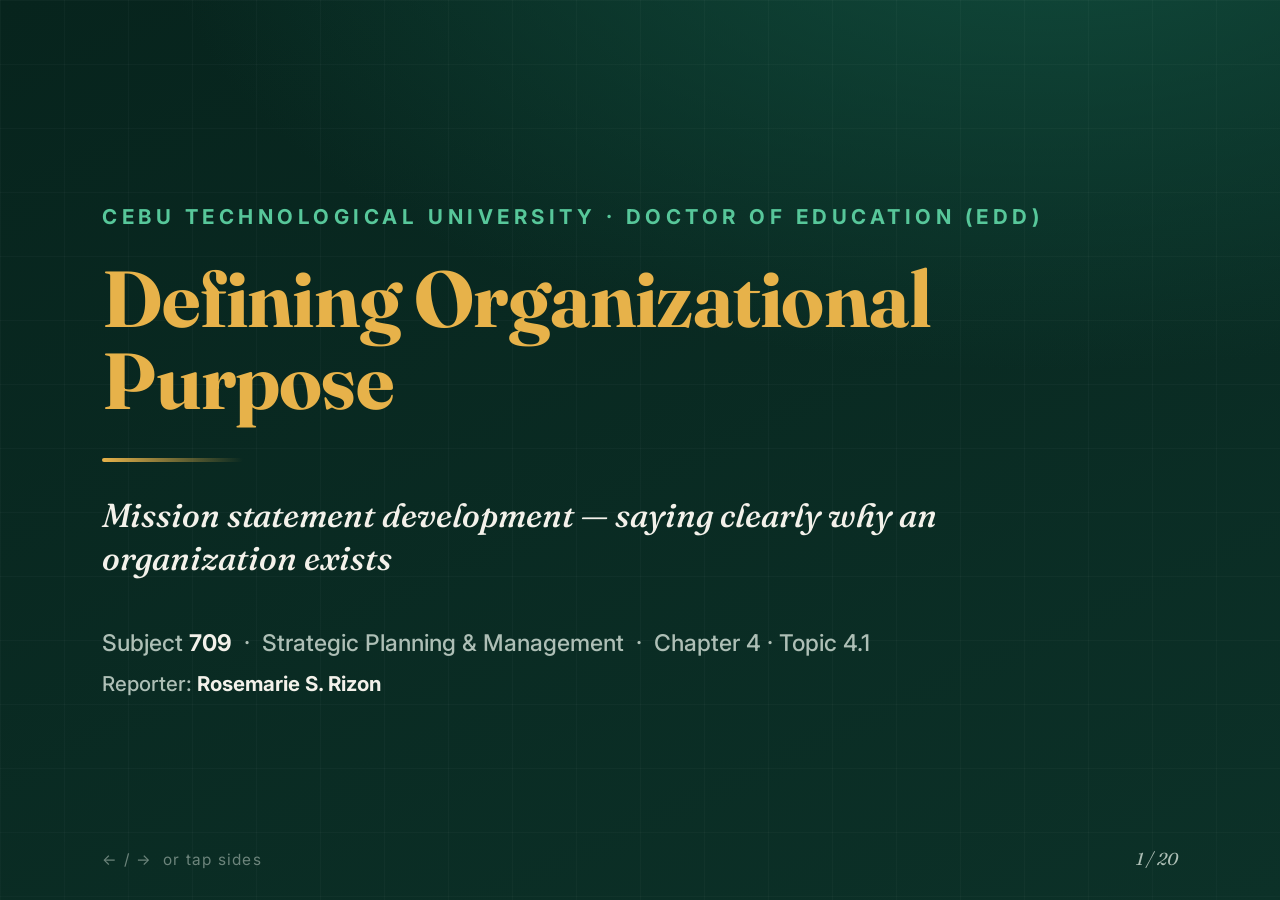
<file: aunt/edd-reports/lesson2-strategic-planning/index.html>
<!doctype html>
<html lang="en">
<head>
<meta charset="utf-8">
<meta name="viewport" content="width=device-width, initial-scale=1">
<title>709 — 4.1 Defining Organizational Purpose: Mission Statement Development</title>
<link rel="stylesheet" href="../slides.css">
</head>
<body data-theme="strategy">
<div class="deck">

  <!-- 1 — TITLE -->
  <section class="slide title active">
    <div class="program">Cebu Technological University &middot; Doctor of Education (EdD)</div>
    <h1>Defining Organizational Purpose</h1>
    <div class="rule"></div>
    <div class="sub">Mission statement development &mdash; saying clearly why an organization exists</div>
    <div class="by">Subject <b>709</b> &nbsp;&middot;&nbsp; Strategic Planning &amp; Management &nbsp;&middot;&nbsp; Chapter 4 &middot; Topic 4.1</div>
    <div class="by" style="margin-top:1.5vh;font-size:1.6vw">Reporter: <b>Rosemarie S. Rizon</b></div>
  </section>

  <!-- 2 — WHERE 4.1 SITS -->
  <section class="slide">
    <div class="kolophon"><span>709 &middot; Chapter 4</span><span class="right">Topic 4.1</span></div>
    <h2 class="head"><span class="small">Orientation</span>Where my topic sits</h2>
    <figure class="diagram">
      <svg viewBox="0 0 1000 230" role="img" aria-label="Chapter 4 map, focus on 4.1">
        <rect class="dg-box-a" x="40"  y="70" width="290" height="100" rx="8"/>
        <text class="dg-a" x="185" y="112" text-anchor="middle" font-size="22" font-weight="700">4.1 Mission</text>
        <text class="dg-sub" x="185" y="142" text-anchor="middle" font-size="15">why we exist &mdash; my focus</text>
        <rect class="dg-box" x="370" y="78" width="270" height="84" rx="8" opacity="0.5"/>
        <text class="dg-sub" x="505" y="116" text-anchor="middle" font-size="19" font-weight="600">4.2 Strategic goals</text>
        <text class="dg-sub" x="505" y="142" text-anchor="middle" font-size="14">(later topic)</text>
        <rect class="dg-box" x="680" y="78" width="270" height="84" rx="8" opacity="0.5"/>
        <text class="dg-sub" x="815" y="116" text-anchor="middle" font-size="19" font-weight="600">4.3 KPIs</text>
        <text class="dg-sub" x="815" y="142" text-anchor="middle" font-size="14">(later topic)</text>
      </svg>
      <figcaption>Chapter 4 has three topics. This report covers only the first &mdash; 4.1, the foundation the other two build on.</figcaption>
    </figure>
  </section>

  <!-- 3 — OVERVIEW OF THIS REPORT -->
  <section class="slide">
    <div class="kolophon"><span>709 &middot; 4.1</span><span class="right">Roadmap</span></div>
    <h2 class="head">What this report will cover</h2>
    <ul class="points">
      <li><b>What</b> a mission statement is, and what it is not</li>
      <li><b>Why</b> defining purpose matters before anything else</li>
      <li><b>How</b> to develop, draft, and refine one</li>
      <li><b>Examples</b>, common mistakes, and a simple checklist</li>
    </ul>
  </section>

  <!-- 4 — WHAT A MISSION STATEMENT IS -->
  <section class="slide">
    <div class="kolophon"><span>709 &middot; 4.1</span><span class="right">The construct</span></div>
    <h2 class="head"><span class="small">Defining the construct</span>What a mission statement is</h2>
    <div class="define">
      <div class="term"><span class="word">Mission statement</span><span class="gloss">A concise declaration of an organization's <b>core purpose and reason for existing</b> &mdash; what it does, for whom, and to what end.<br><span style="color:var(--muted);font-style:italic;font-size:.9em">In plain terms: one or two clear sentences saying why we exist.</span></span></div>
    </div>
  </section>

  <!-- 5 — WHAT IT IS NOT -->
  <section class="slide">
    <div class="kolophon"><span>709 &middot; 4.1</span><span class="right">Clarify</span></div>
    <h2 class="head">What a mission statement is not</h2>
    <ul class="points">
      <li><b>Not a slogan</b><span class="plain">It is purpose, not a catchy advertising line.</span></li>
      <li><b>Not a list of goals</b><span class="plain">Goals come later (4.2); the mission is the reason behind them.</span></li>
      <li><b>Not the vision</b><span class="plain">Vision is the future dream; mission is the present work.</span></li>
    </ul>
  </section>

  <!-- 6 — MISSION vs VISION -->
  <section class="slide">
    <div class="kolophon"><span>709 &middot; 4.1</span><span class="right">Clarify</span></div>
    <h2 class="head">Mission is not the same as vision</h2>
    <div class="split">
      <figure>
        <svg viewBox="0 0 460 200" role="img" aria-label="Vision">
          <rect class="dg-box" x="20" y="30" width="420" height="140" rx="8" stroke="var(--accent-2)"/>
          <text x="240" y="86" text-anchor="middle" font-size="24" class="dg-b" font-family="Inter,sans-serif" font-weight="700">VISION</text>
          <text class="dg-sub" x="240" y="124" text-anchor="middle" font-size="17">the dream &mdash; where we</text>
          <text class="dg-sub" x="240" y="148" text-anchor="middle" font-size="17">hope to be someday</text>
        </svg>
        <figcaption>Future-facing and aspirational.</figcaption>
      </figure>
      <figure>
        <svg viewBox="0 0 460 200" role="img" aria-label="Mission">
          <rect class="dg-box-a" x="20" y="30" width="420" height="140" rx="8"/>
          <text x="240" y="86" text-anchor="middle" font-size="24" class="dg-a" font-family="Inter,sans-serif" font-weight="700">MISSION</text>
          <text class="dg-sub" x="240" y="124" text-anchor="middle" font-size="17">the present &mdash; what we</text>
          <text class="dg-sub" x="240" y="148" text-anchor="middle" font-size="17">do every day, and why</text>
        </svg>
        <figcaption>Present-facing and active. This is our topic.</figcaption>
      </figure>
    </div>
  </section>

  <!-- 7 — THREE QUESTIONS -->
  <section class="slide">
    <div class="kolophon"><span>709 &middot; 4.1</span><span class="right">Anatomy</span></div>
    <h2 class="head">A strong mission answers three questions</h2>
    <figure class="diagram">
      <svg viewBox="0 0 1000 230" role="img" aria-label="Three mission questions">
        <rect class="dg-box-b" x="40"  y="50" width="270" height="120" rx="8"/>
        <text class="dg-b" x="175" y="100" text-anchor="middle" font-size="26" font-weight="700">WHO</text>
        <text class="dg-sub" x="175" y="135" text-anchor="middle" font-size="17">do we serve?</text>
        <rect class="dg-box-a" x="365" y="50" width="270" height="120" rx="8"/>
        <text class="dg-a" x="500" y="100" text-anchor="middle" font-size="26" font-weight="700">WHAT</text>
        <text class="dg-sub" x="500" y="135" text-anchor="middle" font-size="17">do we do for them?</text>
        <rect class="dg-box-b" x="690" y="50" width="270" height="120" rx="8"/>
        <text class="dg-b" x="825" y="100" text-anchor="middle" font-size="26" font-weight="700">WHY</text>
        <text class="dg-sub" x="825" y="135" text-anchor="middle" font-size="17">does it matter?</text>
      </svg>
      <figcaption>Answer all three, in plain language, and the mission is sound.</figcaption>
    </figure>
  </section>

  <!-- 8 — THE THREE PARTS, EXPANDED -->
  <section class="slide">
    <div class="kolophon"><span>709 &middot; 4.1</span><span class="right">Anatomy</span></div>
    <h2 class="head">The three parts, up close</h2>
    <div class="define">
      <div class="term"><span class="word">Who</span><span class="gloss">The people we exist to serve &mdash; <b>students, families, a community</b>.</span></div>
      <div class="term"><span class="word">What</span><span class="gloss">The <b>core service or change</b> we provide to them.</span></div>
      <div class="term"><span class="word">Why</span><span class="gloss">The deeper <b>value or purpose</b> behind the work.</span></div>
    </div>
  </section>

  <!-- 9 — WHAT MAKES IT STRONG -->
  <section class="slide">
    <div class="kolophon"><span>709 &middot; 4.1</span><span class="right">Quality test</span></div>
    <h2 class="head">What makes a mission statement strong</h2>
    <ul class="points">
      <li><b>Clear</b><span class="plain">Plain words anyone can understand &mdash; no jargon.</span></li>
      <li><b>Concise</b><span class="plain">Short enough to remember; usually one or two sentences.</span></li>
      <li><b>Purpose-driven</b><span class="plain">Names the real reason the organization exists.</span></li>
      <li><b>Distinctive</b><span class="plain">Fits this organization, not just any organization.</span></li>
    </ul>
  </section>

  <!-- 10 — WHY PURPOSE COMES FIRST -->
  <section class="slide">
    <div class="kolophon"><span>709 &middot; 4.1</span><span class="right">Significance</span></div>
    <h2 class="head">Why defining purpose comes first</h2>
    <ul class="points">
      <li><b>Alignment</b><span class="plain">Keeps everyone pulling in the same direction.</span></li>
      <li><b>Decision filter</b><span class="plain">Guides day-to-day choices when priorities compete.</span></li>
      <li><b>Identity</b><span class="plain">Tells stakeholders what the organization stands for.</span></li>
      <li><b>Foundation</b><span class="plain">Goals (4.2) and KPIs (4.3) are built on top of it.</span></li>
    </ul>
  </section>

  <!-- 11 — SECTION: DEVELOPING ONE -->
  <section class="slide section">
    <div class="kolophon"><span>709 &middot; 4.1</span><span class="right">Development</span></div>
    <div class="num">4.1</div>
    <div class="kicker">The heart of the topic</div>
    <h2>Developing a Mission Statement</h2>
  </section>

  <!-- 12 — THE STEPS -->
  <section class="slide">
    <div class="kolophon"><span>709 &middot; 4.1</span><span class="right">Development</span></div>
    <h2 class="head">How to develop one, step by step</h2>
    <ol class="steps">
      <li><b>Identify who you serve</b><span class="plain">Name the people who benefit.</span></li>
      <li><b>State what you do for them</b><span class="plain">The core service or change you provide.</span></li>
      <li><b>Explain why it matters</b><span class="plain">The deeper value behind the work.</span></li>
      <li><b>Draft, then trim</b><span class="plain">Write it out, then cut to the essential.</span></li>
    </ol>
  </section>

  <!-- 13 — WORKED EXAMPLE (BUILD) -->
  <section class="slide">
    <div class="kolophon"><span>709 &middot; 4.1</span><span class="right">Worked example</span></div>
    <h2 class="head">Building one, part by part</h2>
    <div class="card"><span class="tag">From parts to statement</span>
      <b>Who:</b> every child &nbsp;&middot;&nbsp; <b>What:</b> a safe place to learn skills and values &nbsp;&middot;&nbsp; <b>Why:</b> to be ready for life.<br><br>
      &rarr; &nbsp;"To give <b>every child</b> a safe place to learn the <b>skills and values</b> they need for life."<br>
      <span style="font-size:.78em;color:var(--muted);font-style:italic">Short, clear, memorable &mdash; and it answers all three questions.</span></div>
  </section>

  <!-- 14 — MORE EXAMPLES ACROSS SECTORS -->
  <section class="slide">
    <div class="kolophon"><span>709 &middot; 4.1</span><span class="right">Examples</span></div>
    <h2 class="head">The pattern across different settings</h2>
    <ul class="points">
      <li><b>A school</b><span class="plain">"To help every learner gain the skills and confidence for life."</span></li>
      <li><b>A clinic</b><span class="plain">"To give our community affordable, caring health services."</span></li>
      <li><b>A library</b><span class="plain">"To open the world of reading and ideas to everyone we serve."</span></li>
    </ul>
  </section>

  <!-- 15 — WEAK vs STRONG -->
  <section class="slide">
    <div class="kolophon"><span>709 &middot; 4.1</span><span class="right">Compare</span></div>
    <h2 class="head">Weak mission vs. strong mission</h2>
    <div class="split">
      <figure>
        <svg viewBox="0 0 460 210" role="img" aria-label="Weak mission">
          <rect class="dg-box" x="20" y="30" width="420" height="150" rx="8" stroke="var(--warn)"/>
          <text x="240" y="86" text-anchor="middle" font-size="18" fill="var(--warn)" font-family="Inter,sans-serif" font-weight="700">"To be the best school</text>
          <text x="240" y="112" text-anchor="middle" font-size="18" fill="var(--warn)" font-family="Inter,sans-serif" font-weight="700">in the region."</text>
          <text class="dg-sub" x="240" y="150" text-anchor="middle" font-size="15">vague &middot; no who/what/why</text>
        </svg>
        <figcaption>Sounds nice, but says nothing about purpose.</figcaption>
      </figure>
      <figure>
        <svg viewBox="0 0 460 210" role="img" aria-label="Strong mission">
          <rect class="dg-box-a" x="20" y="20" width="420" height="170" rx="8"/>
          <text x="240" y="74" text-anchor="middle" font-size="16" class="dg-a" font-family="Inter,sans-serif" font-weight="700">"To help every learner in</text>
          <text x="240" y="98" text-anchor="middle" font-size="16" class="dg-a" font-family="Inter,sans-serif" font-weight="700">our town gain the skills</text>
          <text x="240" y="122" text-anchor="middle" font-size="16" class="dg-a" font-family="Inter,sans-serif" font-weight="700">and confidence for life."</text>
          <text class="dg-sub" x="240" y="160" text-anchor="middle" font-size="15">who &middot; what &middot; why &mdash; all clear</text>
        </svg>
        <figcaption>Concrete purpose anyone can act on.</figcaption>
      </figure>
    </div>
  </section>

  <!-- 16 — COMMON MISTAKES -->
  <section class="slide">
    <div class="kolophon"><span>709 &middot; 4.1</span><span class="right">Pitfalls</span></div>
    <h2 class="head">Common mistakes to avoid</h2>
    <ul class="points">
      <li><b>Too long</b><span class="plain">A paragraph no one can remember.</span></li>
      <li><b>Too vague</b><span class="plain">Words like "excellence" that could mean anything.</span></li>
      <li><b>All about us</b><span class="plain">Forgetting the people we serve.</span></li>
      <li><b>Copy-pasted</b><span class="plain">A generic line that fits any organization.</span></li>
    </ul>
  </section>

  <!-- 17 — REFINING / TRIMMING -->
  <section class="slide">
    <div class="kolophon"><span>709 &middot; 4.1</span><span class="right">Refine</span></div>
    <h2 class="head">Refining the draft</h2>
    <div class="card"><span class="tag">Draft &rarr; final</span>
      <b>Draft:</b> "Our mission is to provide a high-quality, holistic, learner-centered educational experience that nurtures excellence."<br><br>
      <b>Refined:</b> "To help every learner grow in skill, character, and confidence."<br>
      <span style="font-size:.78em;color:var(--muted);font-style:italic">Cut the jargon; keep the meaning. Shorter is stronger.</span></div>
  </section>

  <!-- 18 — ALIGNMENT -->
  <section class="slide">
    <div class="kolophon"><span>709 &middot; 4.1</span><span class="right">Coherence</span></div>
    <h2 class="head">The mission anchors everything</h2>
    <figure class="diagram">
      <svg viewBox="0 0 1000 230" role="img" aria-label="Mission anchors goals and actions">
        <rect class="dg-box-a" x="380" y="20" width="240" height="80" rx="8"/>
        <text class="dg-a" x="500" y="55" text-anchor="middle" font-size="20" font-weight="700">Mission</text>
        <text class="dg-sub" x="500" y="80" text-anchor="middle" font-size="14">why we exist</text>
        <rect class="dg-box-b" x="120" y="160" width="220" height="60" rx="8"/>
        <text class="dg-b" x="230" y="196" text-anchor="middle" font-size="16" font-weight="700">Daily choices</text>
        <rect class="dg-box-b" x="390" y="160" width="220" height="60" rx="8"/>
        <text class="dg-b" x="500" y="196" text-anchor="middle" font-size="16" font-weight="700">Goals</text>
        <rect class="dg-box-b" x="660" y="160" width="220" height="60" rx="8"/>
        <text class="dg-b" x="770" y="196" text-anchor="middle" font-size="16" font-weight="700">Priorities</text>
        <path class="dg-arrow" d="M470 102 L240 158"/><polygon class="dg-arrow-head" points="240,158 248,146 256,156"/>
        <path class="dg-arrow" d="M500 102 V158"/><polygon class="dg-arrow-head" points="500,158 493,146 507,146"/>
        <path class="dg-arrow" d="M530 102 L760 158"/><polygon class="dg-arrow-head" points="760,158 744,156 752,146"/>
      </svg>
      <figcaption>Every goal and choice should trace back to the mission.</figcaption>
    </figure>
  </section>

  <!-- 19 — RECAP -->
  <section class="slide">
    <div class="kolophon"><span>709 &middot; 4.1</span><span class="right">Key takeaways</span></div>
    <h2 class="head">Key takeaways</h2>
    <div class="recap">
      <div class="item"><div class="k">Purpose</div><div class="v">A mission says, in plain words, why we exist.</div></div>
      <div class="item"><div class="k">Who / What / Why</div><div class="v">A strong mission answers all three.</div></div>
      <div class="item"><div class="k">Develop it</div><div class="v">Name the parts, draft, then trim to the essential.</div></div>
      <div class="item"><div class="k">It comes first</div><div class="v">Everything else in strategy is built on it.</div></div>
    </div>
  </section>

  <!-- 20 — CLOSE -->
  <section class="slide title">
    <div class="program">709 &middot; Chapter 4 &middot; Topic 4.1</div>
    <h1>Thank you</h1>
    <div class="rule"></div>
    <div class="sub">Purpose, made clear.</div>
    <div class="by">Reporter: <b>Rosemarie S. Rizon</b></div>
  </section>

  <div class="bar"></div>
  <div class="pageno"></div>
  <div class="nav">&larr; / &rarr; &nbsp;or tap sides</div>
  <div class="tap left"></div>
  <div class="tap right"></div>
</div>
<script src="../slides.js"></script>
</body>
</html>
</file>
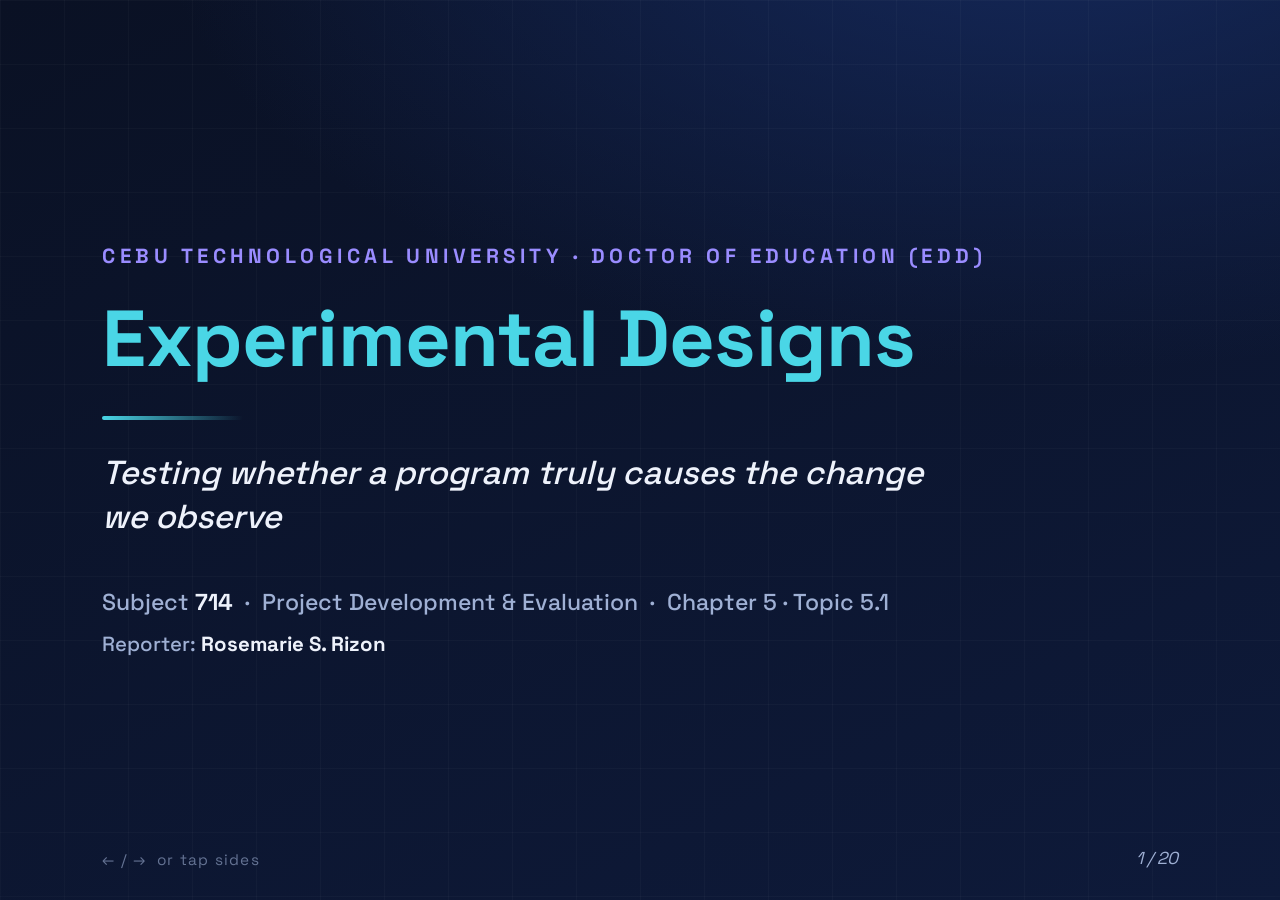
<file: aunt/edd-reports/lesson3-project-evaluation/index.html>
<!doctype html>
<html lang="en">
<head>
<meta charset="utf-8">
<meta name="viewport" content="width=device-width, initial-scale=1">
<title>714 — 5.1 Experimental Designs</title>
<link rel="stylesheet" href="../slides.css">
</head>
<body data-theme="research">
<div class="deck">

  <!-- 1 — TITLE -->
  <section class="slide title active">
    <div class="program">Cebu Technological University &middot; Doctor of Education (EdD)</div>
    <h1>Experimental Designs</h1>
    <div class="rule"></div>
    <div class="sub">Testing whether a program truly causes the change we observe</div>
    <div class="by">Subject <b>714</b> &nbsp;&middot;&nbsp; Project Development &amp; Evaluation &nbsp;&middot;&nbsp; Chapter 5 &middot; Topic 5.1</div>
    <div class="by" style="margin-top:1.5vh;font-size:1.6vw">Reporter: <b>Rosemarie S. Rizon</b></div>
  </section>

  <!-- 2 — WHERE 5.1 SITS -->
  <section class="slide">
    <div class="kolophon"><span>714 &middot; Chapter 5</span><span class="right">Topic 5.1</span></div>
    <h2 class="head"><span class="small">Orientation</span>Where my topic sits</h2>
    <figure class="diagram">
      <svg viewBox="0 0 1000 250" role="img" aria-label="Chapter 5 map, focus on 5.1">
        <rect class="dg-box-a" x="40"  y="60" width="280" height="100" rx="8"/>
        <text class="dg-a" x="180" y="100" text-anchor="middle" font-size="20" font-weight="700">5.1 Experimental</text>
        <text class="dg-sub" x="180" y="130" text-anchor="middle" font-size="15">designs &mdash; my focus</text>
        <rect class="dg-box" x="350" y="68" width="150" height="84" rx="8" opacity="0.5"/>
        <text class="dg-sub" x="425" y="106" text-anchor="middle" font-size="14" font-weight="600">5.2 Quasi-exp.</text>
        <rect class="dg-box" x="520" y="68" width="120" height="84" rx="8" opacity="0.5"/>
        <text class="dg-sub" x="580" y="106" text-anchor="middle" font-size="14" font-weight="600">5.3 Surveys</text>
        <rect class="dg-box" x="660" y="68" width="140" height="84" rx="8" opacity="0.5"/>
        <text class="dg-sub" x="730" y="106" text-anchor="middle" font-size="14" font-weight="600">5.4 Statistics</text>
        <rect class="dg-box" x="820" y="68" width="140" height="84" rx="8" opacity="0.5"/>
        <text class="dg-sub" x="890" y="106" text-anchor="middle" font-size="14" font-weight="600">5.5 Data viz</text>
      </svg>
      <figcaption>Chapter 5 surveys many methods. This report covers only the first &mdash; 5.1, the strongest design for proving cause.</figcaption>
    </figure>
  </section>

  <!-- 3 — ROADMAP -->
  <section class="slide">
    <div class="kolophon"><span>714 &middot; 5.1</span><span class="right">Roadmap</span></div>
    <h2 class="head">What this report will cover</h2>
    <ul class="points">
      <li><b>What</b> an experimental design is</li>
      <li><b>The RCT</b> &mdash; the strongest form, step by step</li>
      <li><b>Its building blocks</b> &mdash; randomizing, control, pre&ndash;post</li>
      <li><b>Validity</b>, strengths, limits, and when to use it</li>
    </ul>
  </section>

  <!-- 4 — THE QUESTION IT ANSWERS -->
  <section class="slide">
    <div class="kolophon"><span>714 &middot; 5.1</span><span class="right">The problem</span></div>
    <h2 class="head">The question it answers</h2>
    <div class="lead">Did <span class="hl">our program</span> cause the improvement &mdash; or would it have happened anyway? Experimental design is how we tell the difference.</div>
  </section>

  <!-- 5 — DEFINITION -->
  <section class="slide">
    <div class="kolophon"><span>714 &middot; 5.1</span><span class="right">The construct</span></div>
    <h2 class="head"><span class="small">Defining the construct</span>What an experimental design is</h2>
    <div class="define">
      <div class="term"><span class="word">Experimental design</span><span class="gloss">A research method that tests cause and effect by <b>changing one thing on purpose</b> and comparing the results against a group that was left unchanged.<br><span style="color:var(--muted);font-style:italic;font-size:.9em">In plain terms: try the program on one group, not on another, and see what differs.</span></span></div>
    </div>
  </section>

  <!-- 6 — SECTION: THE RCT -->
  <section class="slide section">
    <div class="kolophon"><span>714 &middot; 5.1</span><span class="right">The gold standard</span></div>
    <div class="num">5.1</div>
    <div class="kicker">The heart of the topic</div>
    <h2>The Randomized Controlled Trial</h2>
  </section>

  <!-- 7 — RCT DIAGRAM -->
  <section class="slide">
    <div class="kolophon"><span>714 &middot; 5.1</span><span class="right">RCT</span></div>
    <h2 class="head">How an RCT works</h2>
    <figure class="diagram">
      <svg viewBox="0 0 1000 260" role="img" aria-label="RCT flow">
        <rect class="dg-box-b" x="30" y="95" width="200" height="70" rx="8"/>
        <text class="dg-b" x="130" y="128" text-anchor="middle" font-size="18" font-weight="700">Participants</text>
        <text class="dg-sub" x="130" y="150" text-anchor="middle" font-size="13">split at random</text>
        <path class="dg-arrow" d="M232 130 H300"/><polygon class="dg-arrow-head" points="300,130 288,123 288,137"/>
        <rect class="dg-box-a" x="305" y="40" width="250" height="70" rx="8"/>
        <text class="dg-a" x="430" y="72" text-anchor="middle" font-size="17" font-weight="700">Treatment group</text>
        <text class="dg-sub" x="430" y="94" text-anchor="middle" font-size="13">gets the program</text>
        <rect class="dg-box" x="305" y="150" width="250" height="70" rx="8"/>
        <text class="dg-label" x="430" y="182" text-anchor="middle" font-size="17" font-weight="700">Control group</text>
        <text class="dg-sub" x="430" y="204" text-anchor="middle" font-size="13">does not</text>
        <path class="dg-arrow" d="M557 75 H650"/><polygon class="dg-arrow-head" points="650,75 638,68 638,82"/>
        <path class="dg-arrow" d="M557 185 H650"/><polygon class="dg-arrow-head" points="650,185 638,178 638,192"/>
        <rect class="dg-box-b" x="655" y="95" width="290" height="70" rx="8"/>
        <text class="dg-b" x="800" y="128" text-anchor="middle" font-size="18" font-weight="700">Compare outcomes</text>
        <text class="dg-sub" x="800" y="150" text-anchor="middle" font-size="13">the difference = the effect</text>
      </svg>
      <figcaption>Random assignment makes the two groups alike &mdash; so any difference at the end points to the program.</figcaption>
    </figure>
  </section>

  <!-- 8 — WHY RANDOM -->
  <section class="slide">
    <div class="kolophon"><span>714 &middot; 5.1</span><span class="right">Building block 1</span></div>
    <h2 class="head"><span class="small">Building block 1</span>Why assign at random?</h2>
    <div class="lead">Random assignment spreads every hidden difference &mdash; age, ability, background &mdash; <span class="hl">evenly across both groups</span>, so the only real difference left is the program itself.</div>
  </section>

  <!-- 9 — THE CONTROL GROUP -->
  <section class="slide">
    <div class="kolophon"><span>714 &middot; 5.1</span><span class="right">Building block 2</span></div>
    <h2 class="head"><span class="small">Building block 2</span>The control group</h2>
    <div class="define">
      <div class="term"><span class="word">Control group</span><span class="gloss">A comparison group that <b>does not receive the program</b>, kept alongside the treatment group.<br><span style="color:var(--muted);font-style:italic;font-size:.9em">It shows what would have happened without the program &mdash; the "what if we did nothing" picture.</span></span></div>
    </div>
  </section>

  <!-- 10 — PRE-POST -->
  <section class="slide">
    <div class="kolophon"><span>714 &middot; 5.1</span><span class="right">Building block 3</span></div>
    <h2 class="head"><span class="small">Building block 3</span>Pre&ndash;post measurement</h2>
    <figure class="diagram">
      <svg viewBox="0 0 1000 200" role="img" aria-label="Pre and post">
        <rect class="dg-box-b" x="80" y="70" width="220" height="70" rx="8"/>
        <text class="dg-b" x="190" y="103" text-anchor="middle" font-size="18" font-weight="700">Measure BEFORE</text>
        <text class="dg-sub" x="190" y="125" text-anchor="middle" font-size="13">the starting point</text>
        <rect class="dg-box-a" x="390" y="70" width="220" height="70" rx="8"/>
        <text class="dg-a" x="500" y="105" text-anchor="middle" font-size="17" font-weight="700">Program runs</text>
        <rect class="dg-box-b" x="700" y="70" width="220" height="70" rx="8"/>
        <text class="dg-b" x="810" y="103" text-anchor="middle" font-size="18" font-weight="700">Measure AFTER</text>
        <text class="dg-sub" x="810" y="125" text-anchor="middle" font-size="13">the change</text>
        <path class="dg-arrow" d="M302 105 H388"/><polygon class="dg-arrow-head" points="388,105 376,98 376,112"/>
        <path class="dg-arrow" d="M612 105 H698"/><polygon class="dg-arrow-head" points="698,105 686,98 686,112"/>
      </svg>
      <figcaption>Measuring before and after lets us see the change clearly.</figcaption>
    </figure>
  </section>

  <!-- 11 — WORKED EXAMPLE -->
  <section class="slide">
    <div class="kolophon"><span>714 &middot; 5.1</span><span class="right">Worked example</span></div>
    <h2 class="head">A school example</h2>
    <div class="card"><span class="tag">Testing a reading program</span>Take 100 pupils. Randomly split them: 50 join the new reading program, 50 keep the usual lessons. Test everyone before and after. If the program group improves <b>more</b>, the program likely caused it.</div>
  </section>

  <!-- 12 — SECTION: VALIDITY -->
  <section class="slide section">
    <div class="kolophon"><span>714 &middot; 5.1</span><span class="right">Trustworthiness</span></div>
    <div class="num">5.1</div>
    <div class="kicker">Judging the study</div>
    <h2>Internal &amp; External Validity</h2>
  </section>

  <!-- 13 — INTERNAL VALIDITY -->
  <section class="slide">
    <div class="kolophon"><span>714 &middot; 5.1</span><span class="right">Validity</span></div>
    <h2 class="head"><span class="small">Internal validity</span>Is the result real?</h2>
    <div class="lead">Are we sure the <span class="hl">program</span> caused the change, and not something else? Strong internal validity means the result is real, not a fluke.</div>
  </section>

  <!-- 14 — EXTERNAL VALIDITY -->
  <section class="slide">
    <div class="kolophon"><span>714 &middot; 5.1</span><span class="right">Validity</span></div>
    <h2 class="head"><span class="small">External validity</span>Does it hold elsewhere?</h2>
    <div class="lead">Would the result <span class="hl">hold true elsewhere</span>, with other people or in other places? Strong external validity means it generalizes beyond this one study.</div>
  </section>

  <!-- 15 — THREATS -->
  <section class="slide">
    <div class="kolophon"><span>714 &middot; 5.1</span><span class="right">Watch out</span></div>
    <h2 class="head">Things that can weaken validity</h2>
    <ul class="points">
      <li><b>Dropouts</b><span class="plain">People leaving the study can unbalance the groups.</span></li>
      <li><b>Too small a sample</b><span class="plain">A few people can't represent everyone.</span></li>
      <li><b>Spillover</b><span class="plain">The control group accidentally gets some of the program.</span></li>
    </ul>
  </section>

  <!-- 16 — WHY IT IS STRONGEST -->
  <section class="slide">
    <div class="kolophon"><span>714 &middot; 5.1</span><span class="right">Significance</span></div>
    <h2 class="head">Why this design is the strongest</h2>
    <ul class="points">
      <li><b>Isolates the cause</b><span class="plain">The control group rules out other explanations.</span></li>
      <li><b>Removes bias</b><span class="plain">Random assignment keeps the groups fair.</span></li>
      <li><b>Trusted evidence</b><span class="plain">Its results carry the most weight in evaluation.</span></li>
    </ul>
  </section>

  <!-- 17 — LIMITS -->
  <section class="slide">
    <div class="kolophon"><span>714 &middot; 5.1</span><span class="right">Honest limits</span></div>
    <h2 class="head">When it is hard to use</h2>
    <div class="card"><span class="tag">Practical &amp; ethical limits</span>Sometimes we <b>cannot</b> randomly withhold a program &mdash; it may be unfair to deny help, or simply impractical. In those cases researchers turn to other designs (5.2 onward).</div>
  </section>

  <!-- 18 — WHEN TO USE -->
  <section class="slide">
    <div class="kolophon"><span>714 &middot; 5.1</span><span class="right">In practice</span></div>
    <h2 class="head">When to choose an experimental design</h2>
    <ul class="points">
      <li><b>You need proof of cause</b><span class="plain">Not just that two things move together.</span></li>
      <li><b>You can assign at random</b><span class="plain">Fairly and ethically.</span></li>
      <li><b>The stakes are high</b><span class="plain">A big decision rests on the evidence.</span></li>
    </ul>
  </section>

  <!-- 19 — RECAP -->
  <section class="slide">
    <div class="kolophon"><span>714 &middot; 5.1</span><span class="right">Key takeaways</span></div>
    <h2 class="head">Key takeaways</h2>
    <div class="recap">
      <div class="item"><div class="k">Purpose</div><div class="v">Prove a program truly causes a result.</div></div>
      <div class="item"><div class="k">RCT</div><div class="v">Randomize, treat one group, compare to a control.</div></div>
      <div class="item"><div class="k">Validity</div><div class="v">Internal = real; external = generalizable.</div></div>
      <div class="item"><div class="k">Strength</div><div class="v">The most trusted way to show cause.</div></div>
    </div>
  </section>

  <!-- 20 — CLOSE -->
  <section class="slide title">
    <div class="program">714 &middot; Chapter 5 &middot; Topic 5.1</div>
    <h1>Thank you</h1>
    <div class="rule"></div>
    <div class="sub">Evidence we can trust.</div>
    <div class="by">Reporter: <b>Rosemarie S. Rizon</b></div>
  </section>

  <div class="bar"></div>
  <div class="pageno"></div>
  <div class="nav">&larr; / &rarr; &nbsp;or tap sides</div>
  <div class="tap left"></div>
  <div class="tap right"></div>
</div>
<script src="../slides.js"></script>
</body>
</html>
</file>
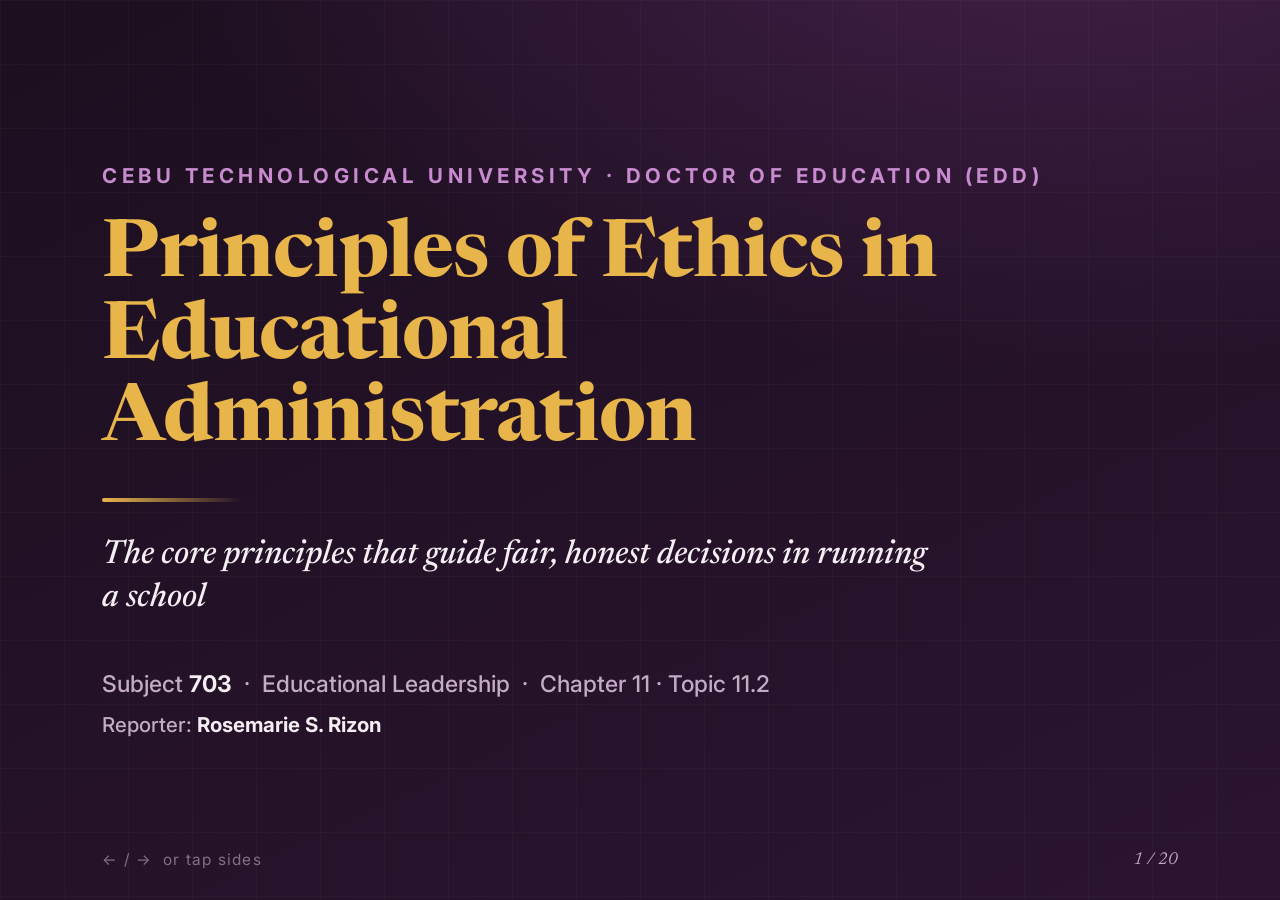
<file: aunt/edd-reports/lesson4-educational-leadership/index.html>
<!doctype html>
<html lang="en">
<head>
<meta charset="utf-8">
<meta name="viewport" content="width=device-width, initial-scale=1">
<title>703 — 11.2 Principles of Ethics in Educational Administration</title>
<link rel="stylesheet" href="../slides.css">
</head>
<body data-theme="leadership">
<div class="deck">

  <!-- 1 — TITLE -->
  <section class="slide title active">
    <div class="program">Cebu Technological University &middot; Doctor of Education (EdD)</div>
    <h1>Principles of Ethics in Educational Administration</h1>
    <div class="rule"></div>
    <div class="sub">The core principles that guide fair, honest decisions in running a school</div>
    <div class="by">Subject <b>703</b> &nbsp;&middot;&nbsp; Educational Leadership &nbsp;&middot;&nbsp; Chapter 11 &middot; Topic 11.2</div>
    <div class="by" style="margin-top:1.5vh;font-size:1.6vw">Reporter: <b>Rosemarie S. Rizon</b></div>
  </section>

  <!-- 2 — WHERE 11.2 SITS -->
  <section class="slide">
    <div class="kolophon"><span>703 &middot; Chapter 11</span><span class="right">Topic 11.2</span></div>
    <h2 class="head"><span class="small">Orientation</span>Where my topic sits</h2>
    <figure class="diagram">
      <svg viewBox="0 0 1000 230" role="img" aria-label="Chapter 11 map, focus on 11.2">
        <rect class="dg-box" x="30"  y="92" width="190" height="76" rx="8" opacity="0.5"/>
        <text class="dg-sub" x="125" y="126" text-anchor="middle" font-size="15" font-weight="600">11.1 Values</text>
        <text class="dg-sub" x="125" y="148" text-anchor="middle" font-size="13">&amp; ethics</text>
        <rect class="dg-box-a" x="250" y="80" width="250" height="100" rx="8"/>
        <text class="dg-a" x="375" y="120" text-anchor="middle" font-size="19" font-weight="700">11.2 Principles</text>
        <text class="dg-sub" x="375" y="148" text-anchor="middle" font-size="14">of ethics &mdash; my focus</text>
        <rect class="dg-box" x="530" y="92" width="190" height="76" rx="8" opacity="0.5"/>
        <text class="dg-sub" x="625" y="126" text-anchor="middle" font-size="15" font-weight="600">11.3 Values-based</text>
        <text class="dg-sub" x="625" y="148" text-anchor="middle" font-size="13">leadership</text>
        <rect class="dg-box" x="750" y="92" width="210" height="76" rx="8" opacity="0.5"/>
        <text class="dg-sub" x="855" y="126" text-anchor="middle" font-size="15" font-weight="600">11.4 Good</text>
        <text class="dg-sub" x="855" y="148" text-anchor="middle" font-size="13">governance</text>
      </svg>
      <figcaption>Chapter 11 has several topics. This report covers only 11.2 &mdash; the principles that turn values into ethical practice.</figcaption>
    </figure>
  </section>

  <!-- 3 — ROADMAP -->
  <section class="slide">
    <div class="kolophon"><span>703 &middot; 11.2</span><span class="right">Roadmap</span></div>
    <h2 class="head">What this report will cover</h2>
    <ul class="points">
      <li><b>What</b> ethical principles are</li>
      <li><b>Why</b> principles, not just rules</li>
      <li><b>The core principles</b>, one by one</li>
      <li><b>How</b> they work in practice, and why they matter</li>
    </ul>
  </section>

  <!-- 4 — DEFINITION -->
  <section class="slide">
    <div class="kolophon"><span>703 &middot; 11.2</span><span class="right">The construct</span></div>
    <h2 class="head"><span class="small">Defining the construct</span>What ethical principles are</h2>
    <div class="define">
      <div class="term"><span class="word">Ethical principles</span><span class="gloss">The <b>agreed standards of right conduct</b> that guide how a leader makes decisions and treats people &mdash; especially when the choice is difficult.<br><span style="color:var(--muted);font-style:italic;font-size:.9em">In plain terms: the rules of "doing right" that a school administrator lives by.</span></span></div>
    </div>
  </section>

  <!-- 5 — VALUES VS PRINCIPLES -->
  <section class="slide">
    <div class="kolophon"><span>703 &middot; 11.2</span><span class="right">Clarify</span></div>
    <h2 class="head">From values to principles to practice</h2>
    <figure class="diagram">
      <svg viewBox="0 0 1000 200" role="img" aria-label="Values to principles to practice">
        <rect class="dg-box-b" x="60" y="70" width="240" height="70" rx="8"/>
        <text class="dg-b" x="180" y="103" text-anchor="middle" font-size="18" font-weight="700">Values</text>
        <text class="dg-sub" x="180" y="125" text-anchor="middle" font-size="13">what we believe</text>
        <rect class="dg-box-a" x="380" y="70" width="240" height="70" rx="8"/>
        <text class="dg-a" x="500" y="103" text-anchor="middle" font-size="18" font-weight="700">Principles</text>
        <text class="dg-sub" x="500" y="125" text-anchor="middle" font-size="13">how we decide (11.2)</text>
        <rect class="dg-box-b" x="700" y="70" width="240" height="70" rx="8"/>
        <text class="dg-b" x="820" y="103" text-anchor="middle" font-size="18" font-weight="700">Practice</text>
        <text class="dg-sub" x="820" y="125" text-anchor="middle" font-size="13">what we do</text>
        <path class="dg-arrow" d="M302 105 H378"/><polygon class="dg-arrow-head" points="378,105 366,98 366,112"/>
        <path class="dg-arrow" d="M622 105 H698"/><polygon class="dg-arrow-head" points="698,105 686,98 686,112"/>
      </svg>
      <figcaption>Principles are the bridge between what we believe and what we do.</figcaption>
    </figure>
  </section>

  <!-- 6 — WHY PRINCIPLES, NOT RULES -->
  <section class="slide">
    <div class="kolophon"><span>703 &middot; 11.2</span><span class="right">Rationale</span></div>
    <h2 class="head">Why principles, not just rules</h2>
    <div class="lead">Rules cannot cover every situation. <span class="hl">Principles</span> give a leader a steady way to decide what is right even when no rule fits the case in front of them.</div>
  </section>

  <!-- 7 — SECTION: THE PRINCIPLES -->
  <section class="slide section">
    <div class="kolophon"><span>703 &middot; 11.2</span><span class="right">The principles</span></div>
    <div class="num">11.2</div>
    <div class="kicker">The heart of the topic</div>
    <h2>The Core Ethical Principles</h2>
  </section>

  <!-- 8 — INTEGRITY -->
  <section class="slide">
    <div class="kolophon"><span>703 &middot; 11.2</span><span class="right">Principle 1</span></div>
    <h2 class="head"><span class="small">Principle 1</span>Integrity &amp; honesty</h2>
    <div class="lead">Be <span class="hl">truthful and consistent</span>; keep your word. What you say and what you do should match.</div>
  </section>

  <!-- 9 — FAIRNESS -->
  <section class="slide">
    <div class="kolophon"><span>703 &middot; 11.2</span><span class="right">Principle 2</span></div>
    <h2 class="head"><span class="small">Principle 2</span>Fairness &amp; justice</h2>
    <div class="lead">Treat everyone <span class="hl">equally</span>; decide without favoritism, and give each person what is due to them.</div>
  </section>

  <!-- 10 — RESPECT -->
  <section class="slide">
    <div class="kolophon"><span>703 &middot; 11.2</span><span class="right">Principle 3</span></div>
    <h2 class="head"><span class="small">Principle 3</span>Respect for persons</h2>
    <div class="lead">Honor the <span class="hl">dignity of every person</span> &mdash; each student and staff member &mdash; in how you speak and decide.</div>
  </section>

  <!-- 11 — ACCOUNTABILITY -->
  <section class="slide">
    <div class="kolophon"><span>703 &middot; 11.2</span><span class="right">Principle 4</span></div>
    <h2 class="head"><span class="small">Principle 4</span>Accountability</h2>
    <div class="lead"><span class="hl">Own your decisions</span> and answer for their results &mdash; do not pass the blame when things go wrong.</div>
  </section>

  <!-- 12 — CONFIDENTIALITY -->
  <section class="slide">
    <div class="kolophon"><span>703 &middot; 11.2</span><span class="right">Principle 5</span></div>
    <h2 class="head"><span class="small">Principle 5</span>Confidentiality</h2>
    <div class="lead">Protect <span class="hl">private information</span> about students and staff; share it only when it is right and necessary.</div>
  </section>

  <!-- 13 — SERVICE -->
  <section class="slide">
    <div class="kolophon"><span>703 &middot; 11.2</span><span class="right">Principle 6</span></div>
    <h2 class="head"><span class="small">Principle 6</span>Service &amp; the common good</h2>
    <div class="lead">Put the <span class="hl">welfare of learners and the community</span> above personal interest. The role is a trust, not a privilege.</div>
  </section>

  <!-- 14 — THE SIX TOGETHER -->
  <section class="slide">
    <div class="kolophon"><span>703 &middot; 11.2</span><span class="right">The principles</span></div>
    <h2 class="head">The principles at a glance</h2>
    <div class="recap">
      <div class="item"><div class="k">Integrity</div><div class="v">Be truthful and consistent.</div></div>
      <div class="item"><div class="k">Fairness</div><div class="v">No favoritism; justice for all.</div></div>
      <div class="item"><div class="k">Respect</div><div class="v">Honor every person's dignity.</div></div>
      <div class="item"><div class="k">Accountability</div><div class="v">Own your decisions.</div></div>
      <div class="item"><div class="k">Confidentiality</div><div class="v">Guard private information.</div></div>
      <div class="item"><div class="k">Service</div><div class="v">The common good comes first.</div></div>
    </div>
  </section>

  <!-- 15 — PRINCIPLE IN ACTION -->
  <section class="slide">
    <div class="kolophon"><span>703 &middot; 11.2</span><span class="right">In practice</span></div>
    <h2 class="head">A principle in action</h2>
    <div class="card"><span class="tag">A hard choice</span>A relative applies for a teaching post and is <b>not</b> the most qualified.<br><br>The principles of <b>fairness</b> and <b>integrity</b> say: choose the best candidate, openly and on merit &mdash; even when it is personally uncomfortable.</div>
  </section>

  <!-- 16 — ANOTHER CASE -->
  <section class="slide">
    <div class="kolophon"><span>703 &middot; 11.2</span><span class="right">In practice</span></div>
    <h2 class="head">A second hard choice</h2>
    <div class="card"><span class="tag">Confidentiality vs. pressure</span>A staff member shares something private in confidence. Others press you to repeat it.<br><br><b>Confidentiality</b> and <b>respect</b> say: protect it &mdash; share only what is truly necessary, and only with those who must know.</div>
  </section>

  <!-- 17 — WHEN PRINCIPLES COLLIDE -->
  <section class="slide">
    <div class="kolophon"><span>703 &middot; 11.2</span><span class="right">Judgment</span></div>
    <h2 class="head">When principles seem to collide</h2>
    <div class="lead">Sometimes two principles pull in different directions. The leader weighs them honestly, chooses the one that best serves <span class="hl">people and the common good</span>, and can explain the reason openly.</div>
  </section>

  <!-- 18 — WHY IT MATTERS -->
  <section class="slide">
    <div class="kolophon"><span>703 &middot; 11.2</span><span class="right">Significance</span></div>
    <h2 class="head">Why these principles matter</h2>
    <ul class="points">
      <li><b>Trust</b><span class="plain">People trust a leader whose decisions are fair and honest.</span></li>
      <li><b>Consistency</b><span class="plain">Principles keep decisions steady from one case to the next.</span></li>
      <li><b>Good example</b><span class="plain">A school learns ethics from how its leaders behave.</span></li>
    </ul>
  </section>

  <!-- 19 — RECAP -->
  <section class="slide">
    <div class="kolophon"><span>703 &middot; 11.2</span><span class="right">Key takeaways</span></div>
    <h2 class="head">Key takeaways</h2>
    <div class="recap">
      <div class="item"><div class="k">What</div><div class="v">Ethical principles are the standards of right conduct.</div></div>
      <div class="item"><div class="k">The core</div><div class="v">Integrity, fairness, respect, accountability.</div></div>
      <div class="item"><div class="k">Also</div><div class="v">Confidentiality and service to the common good.</div></div>
      <div class="item"><div class="k">Why</div><div class="v">They build trust, consistency, and a good example.</div></div>
    </div>
  </section>

  <!-- 20 — CLOSE -->
  <section class="slide title">
    <div class="program">703 &middot; Chapter 11 &middot; Topic 11.2</div>
    <h1>Thank you</h1>
    <div class="rule"></div>
    <div class="sub">Leading by principle.</div>
    <div class="by">Reporter: <b>Rosemarie S. Rizon</b></div>
  </section>

  <div class="bar"></div>
  <div class="pageno"></div>
  <div class="nav">&larr; / &rarr; &nbsp;or tap sides</div>
  <div class="tap left"></div>
  <div class="tap right"></div>
</div>
<script src="../slides.js"></script>
</body>
</html>
</file>
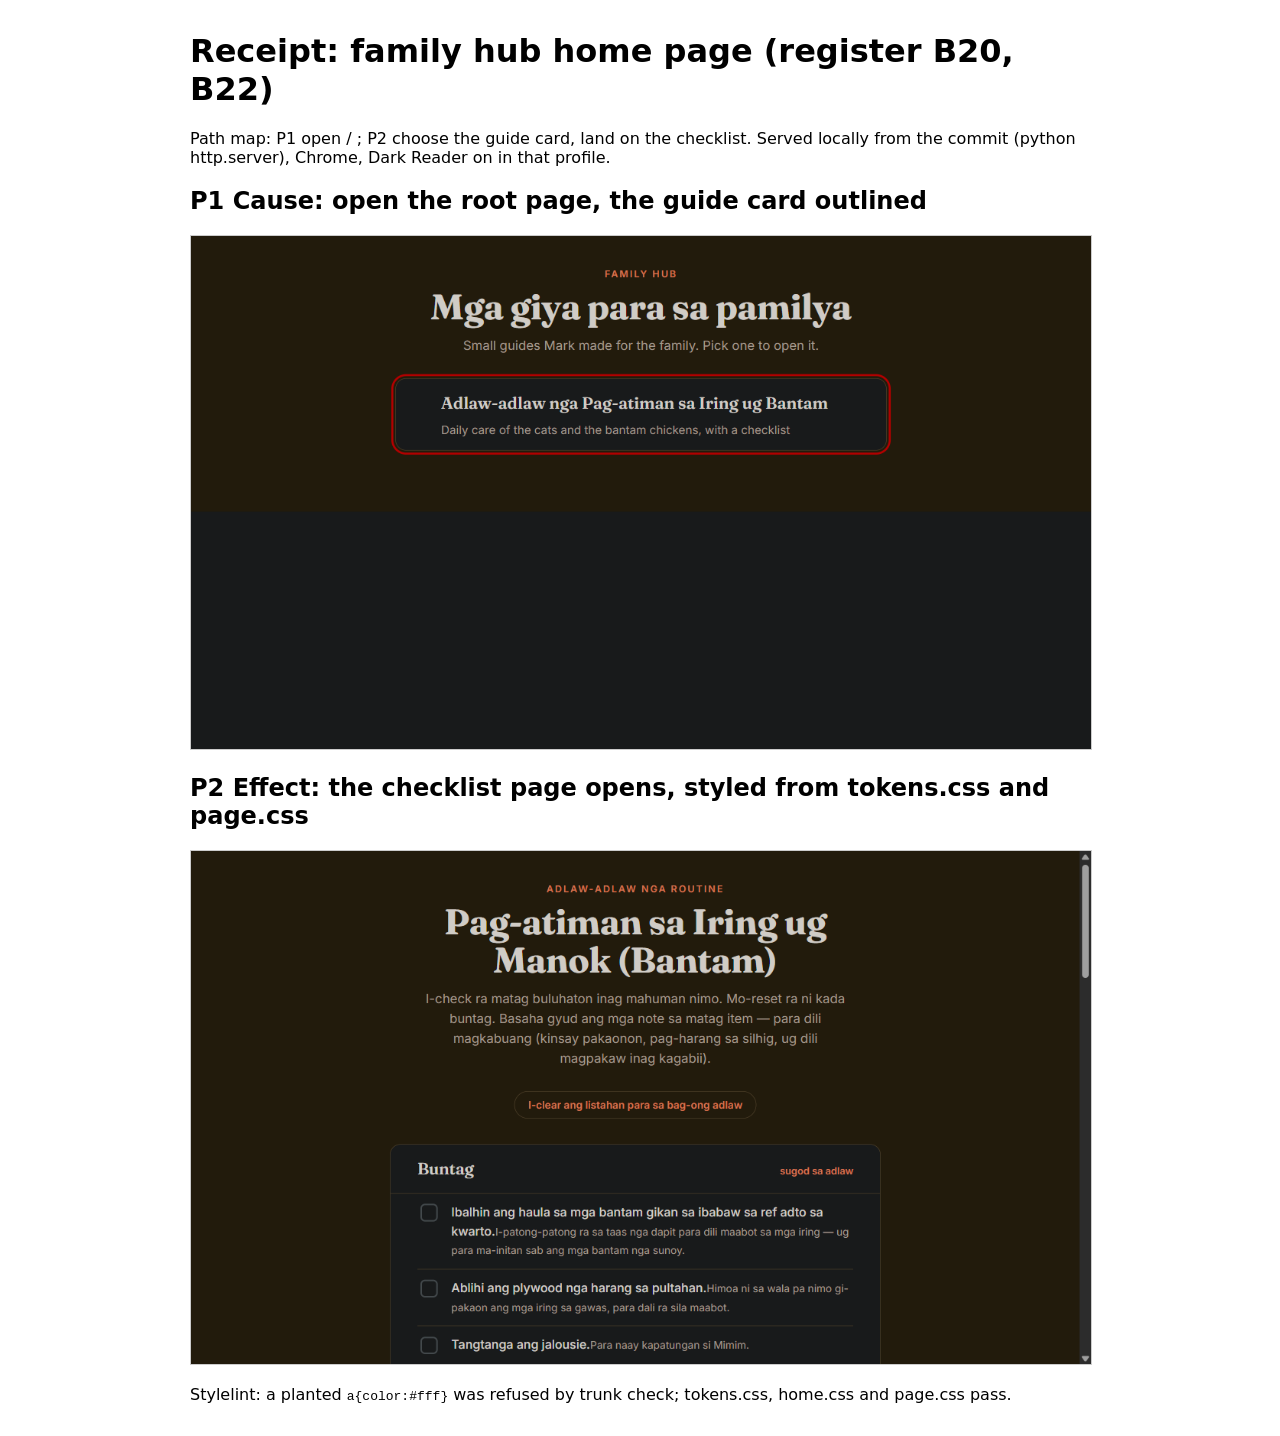
<file: test-runs/2026-11-26-home-page/receipt.html>
<!doctype html><html lang="en"><head><meta charset="utf-8"><title>Receipt: family hub home page</title>
<style>body{font-family:system-ui,sans-serif;max-width:900px;margin:2rem auto;padding:0 1rem}img{max-width:100%;border:1px solid #ccc}</style></head><body>
<h1>Receipt: family hub home page (register B20, B22)</h1>
<p>Path map: P1 open / ; P2 choose the guide card, land on the checklist. Served locally from the commit (python http.server), Chrome, Dark Reader on in that profile.</p>
<h2>P1 Cause: open the root page, the guide card outlined</h2><img src="1-action-home.png" alt="Family Hub home page with one guide card outlined in red">
<h2>P2 Effect: the checklist page opens, styled from tokens.css and page.css</h2><img src="2-result-checklist.png" alt="Cat and chicken checklist page fully styled">
<p>Stylelint: a planted <code>a{color:#fff}</code> was refused by trunk check; tokens.css, home.css and page.css pass.</p>
</body></html>
</file>
<file: tokens.css>
/* The one token file of family-hub (register B20): every page links it; colours and fonts appear only here. */
:root{
  --paper:#faf7f1;
  --ink:#2b2620;
  --muted:#7a7165;
  --line:#e7dfd2;
  --accent:#c0562f;
  --accent-soft:#e8d3c8;
  --green:#3f6b4f;
  --green-soft:#dbe7dc;
  --warn:#a44a2e;
  --display:"Fraunces",Georgia,serif;
  --body:"Inter",system-ui,sans-serif;
  --white:#fff;
  --line-strong:#c9bdac;
}
</file>
<file: home.css>
*{box-sizing:border-box}
html,body{margin:0;padding:0}
body{font-family:var(--body);background:var(--paper);color:var(--ink);line-height:1.55;-webkit-font-smoothing:antialiased}
.wrap{max-width:760px;margin:0 auto;padding:6vh 5vw 12vh}
header{text-align:center;margin-bottom:4.5vh}
.eyebrow{font-size:.78rem;font-weight:600;letter-spacing:.16em;text-transform:uppercase;color:var(--accent);margin:0 0 1.2vh}
h1{font-family:var(--display);font-weight:700;font-size:clamp(1.9rem,5.4vw,2.9rem);line-height:1.08;margin:0 0 1.8vh;letter-spacing:-.01em}
.lead{color:var(--muted);font-size:1.05rem;max-width:52ch;margin:0 auto}
.guides{list-style:none;margin:0;padding:0}
.guides a{display:block;background:var(--white);border:1px solid var(--line);border-radius:14px;padding:2.2vh 5vw;color:var(--ink);text-decoration:none}
.guides a:hover,.guides a:focus-visible{border-color:var(--accent);background:var(--accent-soft)}
.guides a:focus-visible{outline:2px solid var(--accent);outline-offset:2px}
.name{display:block;font-family:var(--display);font-weight:600;font-size:1.35rem}
.what{display:block;color:var(--muted);font-size:.95rem;margin-top:.4rem}
</file>
<file: aunt/edd-reports/slides.css>
/* ============================================================
   EdD Report Decks — themeable slide system (v2)
   ONE engine + slide-class contract; each deck picks a THEME
   via <body data-theme="..."> so the four reports look distinct.
   Re-skin a whole deck by swapping the data-theme token block.
   Doctoral rigor, layman-friendly, BIG & high-contrast, mobile-first.
   ============================================================ */

@import url('https://fonts.googleapis.com/css2?family=Fraunces:ital,opsz,wght@0,9..144,400;0,9..144,600;0,9..144,700;1,9..144,500&family=Inter:wght@400;500;600;700;800&family=Space+Grotesk:wght@400;500;600;700&family=Sora:wght@400;500;600;700;800&family=Newsreader:ital,opsz,wght@0,6..72,400;0,6..72,600;0,6..72,700;1,6..72,500&display=swap');

/* ---------- THEME TOKENS (the one-swap surface) ---------- */
:root{
  /* default = emerald/brass editorial (lesson 2) */
  --bg-1:#07241d; --bg-2:#0c3128; --bg-3:#114b3c;
  --accent:#e7b24a; --accent-soft:#f3cf86; --accent-2:#57c79a;
  --warn:#e8896b;
  --text:#f3f1ea; --muted:#aebfb6;
  --line:rgba(231,178,74,0.26);
  --card:rgba(255,255,255,0.05); --card-line:rgba(255,255,255,0.13);
  --display:"Fraunces",Georgia,serif;
  --body:"Inter","Segoe UI",Arial,sans-serif;
  --grid:rgba(255,255,255,0.028);
}

/* L1 — Learning Resources: warm terracotta + cream, humanist */
body[data-theme="resources"]{
  --bg-1:#241410; --bg-2:#33201a; --bg-3:#4a2e24;
  --accent:#e8915a; --accent-soft:#f3b88c; --accent-2:#e7c873;
  --text:#f6efe7; --muted:#cdb6a6;
  --line:rgba(232,145,90,0.28);
  --display:"Sora",sans-serif; --body:"Sora","Segoe UI",sans-serif;
}
/* L3 — Research methods: indigo ink + electric cyan, grotesk */
body[data-theme="research"]{
  --bg-1:#0a1124; --bg-2:#0e1a3a; --bg-3:#15295c;
  --accent:#4ad6e6; --accent-soft:#8ee9f3; --accent-2:#9a8cff;
  --text:#eef2fb; --muted:#9fb0d4;
  --line:rgba(74,214,230,0.26);
  --display:"Space Grotesk",sans-serif; --body:"Space Grotesk","Segoe UI",sans-serif;
}
/* L4 — Educational Leadership & Ethics: plum/burgundy + gold, classic serif */
body[data-theme="leadership"]{
  --bg-1:#1c0f1f; --bg-2:#2b1430; --bg-3:#43204a;
  --accent:#e8b54b; --accent-soft:#f2d089; --accent-2:#c98bd0;
  --text:#f5eef2; --muted:#c4abc6;
  --line:rgba(232,181,75,0.26);
  --display:"Newsreader",Georgia,serif; --body:"Inter","Segoe UI",sans-serif;
}

*{box-sizing:border-box;margin:0;padding:0}
html,body{height:100%}
body{
  font-family:var(--body);
  background:var(--bg-1);
  color:var(--text);
  overflow:hidden;
  -webkit-font-smoothing:antialiased;
}
.deck{height:100vh;width:100vw;position:relative;overflow:hidden}

.slide{
  position:absolute;inset:0;
  display:none;flex-direction:column;justify-content:center;
  padding:7vh 8vw;
  background:
    radial-gradient(125% 95% at 82% -12%, var(--bg-3) 0%, transparent 56%),
    linear-gradient(155deg, var(--bg-1) 0%, var(--bg-2) 100%);
}
.slide::before{
  content:"";position:absolute;inset:0;pointer-events:none;
  background-image:
    linear-gradient(var(--grid) 1px, transparent 1px),
    linear-gradient(90deg, var(--grid) 1px, transparent 1px);
  background-size:64px 64px;
  mask-image:radial-gradient(120% 120% at 50% 40%, #000 55%, transparent 100%);
}
.slide.active{display:flex;animation:fade .5s cubic-bezier(.2,.7,.2,1)}
@keyframes fade{from{opacity:0;transform:translateY(16px)}to{opacity:1;transform:none}}
.slide > *{position:relative;z-index:1}

/* running header */
.kolophon{
  position:absolute;top:4.5vh;left:8vw;right:8vw;z-index:2;
  display:flex;justify-content:space-between;align-items:center;
  font-family:var(--body);font-size:1.45vw;font-weight:600;
  letter-spacing:.18em;text-transform:uppercase;color:var(--accent);
}
.kolophon .right{color:var(--muted);font-weight:500;letter-spacing:.12em}
.kolophon::after{content:"";position:absolute;left:0;right:0;bottom:-1.4vh;height:1px;background:var(--line)}

/* ---------- Title slide ---------- */
.slide.title{justify-content:center}
.slide.title .program{font-family:var(--body);font-size:1.6vw;font-weight:700;letter-spacing:.22em;text-transform:uppercase;color:var(--accent-2);margin-bottom:3.2vh}
.slide.title h1{font-family:var(--display);font-weight:700;font-size:6.2vw;line-height:1.03;color:var(--accent);letter-spacing:-0.01em;max-width:90%}
.slide.title .rule{width:11vw;height:4px;background:linear-gradient(90deg,var(--accent),transparent);margin:4vh 0 3.5vh;border-radius:2px}
.slide.title .sub{font-family:var(--display);font-style:italic;font-weight:500;font-size:2.6vw;color:var(--text);max-width:78%;line-height:1.3}
.slide.title .by{margin-top:5.5vh;font-size:1.8vw;color:var(--muted);font-weight:500}
.slide.title .by b{color:var(--text);font-weight:700}

/* ---------- Section divider ---------- */
.slide.section{justify-content:center}
.slide.section .num{font-family:var(--display);font-size:11vw;font-weight:700;color:transparent;-webkit-text-stroke:2px var(--accent);opacity:.5;line-height:.8;margin-bottom:1vh}
.slide.section .kicker{font-family:var(--body);font-size:1.6vw;font-weight:700;letter-spacing:.2em;text-transform:uppercase;color:var(--accent-2);margin-bottom:2vh}
.slide.section h2{font-family:var(--display);font-weight:700;font-size:5.4vw;color:var(--accent);line-height:1.05;max-width:86%}

/* ---------- Content slide ---------- */
.slide h2.head{font-family:var(--display);font-weight:700;font-size:4.3vw;color:var(--accent);line-height:1.07;margin-bottom:4.5vh;letter-spacing:-0.01em}
.slide h2.head .small{display:block;font-family:var(--body);font-size:1.4vw;font-weight:700;letter-spacing:.16em;text-transform:uppercase;color:var(--accent-2);margin-bottom:1.4vh}

.lead{font-family:var(--display);font-size:3vw;line-height:1.3;color:var(--text);max-width:92%}
.lead .hl{color:var(--accent)}

/* term + plain-language pairing */
.define{display:flex;flex-direction:column;gap:2.4vh}
.term{display:flex;gap:1.6vw;align-items:baseline}
.term .word{font-family:var(--display);font-weight:700;font-size:2.5vw;color:var(--accent);white-space:nowrap}
.term .gloss{font-size:2vw;line-height:1.34;color:var(--text)}
.term .gloss b{color:var(--accent-2);font-weight:600}

ul.points{list-style:none;display:flex;flex-direction:column;gap:2.6vh;max-width:92%}
ul.points li{font-size:2.2vw;line-height:1.33;padding-left:1.6em;position:relative;color:var(--text)}
ul.points li::before{content:"";position:absolute;left:0;top:.5em;width:.72em;height:.72em;border:2px solid var(--accent-2);transform:rotate(45deg)}
ul.points li b{color:var(--accent);font-weight:700}
ul.points li .plain{display:block;font-size:.82em;color:var(--muted);margin-top:.5vh;font-style:italic}

/* numbered list variant */
ol.steps{list-style:none;counter-reset:s;display:flex;flex-direction:column;gap:2.5vh;max-width:92%}
ol.steps li{counter-increment:s;font-size:2.15vw;line-height:1.32;padding-left:2.4em;position:relative;color:var(--text)}
ol.steps li::before{content:counter(s);position:absolute;left:0;top:-.05em;width:1.5em;height:1.5em;display:flex;align-items:center;justify-content:center;
  font-family:var(--display);font-weight:700;font-size:.85em;color:var(--bg-1);background:var(--accent);border-radius:50%}
ol.steps li b{color:var(--accent);font-weight:700}
ol.steps li .plain{display:block;font-size:.82em;color:var(--muted);margin-top:.5vh;font-style:italic}

/* callout card */
.card{
  background:var(--card);border:1px solid var(--card-line);border-radius:10px;
  padding:3.4vh 3vw;font-size:2.15vw;line-height:1.38;
  border-left:6px solid var(--accent);max-width:90%;backdrop-filter:blur(2px);
}
.card .tag{display:block;font-family:var(--body);font-size:1.25vw;font-weight:800;letter-spacing:.16em;text-transform:uppercase;color:var(--accent-2);margin-bottom:1.4vh}
.card b{color:var(--accent)}

/* two-column */
.split{display:grid;grid-template-columns:1fr 1fr;gap:4vw;align-items:center}
.split.wide-right{grid-template-columns:0.85fr 1.15fr}
.split .col-text .lead{font-size:2.4vw;max-width:100%}
.split figure{margin:0}
.split figcaption{margin-top:2vh;font-size:1.45vw;color:var(--muted);font-style:italic;text-align:center}

figure.diagram{margin:2vh 0 0}
figure.diagram svg{width:100%;height:auto;display:block}
figure.diagram figcaption{margin-top:2.2vh;font-size:1.55vw;color:var(--muted);font-style:italic;text-align:center}

/* key-takeaways grid */
.recap{display:grid;grid-template-columns:1fr 1fr;gap:2.6vh 3vw;max-width:94%}
.recap .item{border-left:4px solid var(--accent-2);padding-left:1.4vw}
.recap .item .k{font-family:var(--display);font-weight:700;font-size:2vw;color:var(--accent);margin-bottom:.6vh}
.recap .item .v{font-size:1.65vw;line-height:1.32;color:var(--muted)}

/* SVG diagram tokens */
.dg-box{fill:var(--card);stroke:var(--card-line);stroke-width:1.5}
.dg-box-a{fill:rgba(231,178,74,0.12);stroke:var(--accent);stroke-width:2}
.dg-box-b{fill:rgba(87,199,154,0.12);stroke:var(--accent-2);stroke-width:2}
.dg-label{fill:var(--text);font-family:"Inter",sans-serif;font-weight:600}
.dg-sub{fill:var(--muted);font-family:"Inter",sans-serif;font-weight:400}
.dg-a{fill:var(--accent)}
.dg-b{fill:var(--accent-2)}
.dg-arrow{stroke:var(--accent);stroke-width:2.5;fill:none}
.dg-arrow-head{fill:var(--accent)}

/* progress + chrome */
.bar{position:absolute;bottom:0;left:0;height:5px;background:linear-gradient(90deg,var(--accent),var(--accent-soft));transition:width .35s;z-index:3}
.pageno{position:absolute;bottom:3.4vh;right:8vw;font-size:1.35vw;color:var(--muted);font-family:var(--display);font-style:italic;z-index:2}
.nav{position:absolute;bottom:3.4vh;left:8vw;font-size:1.2vw;color:var(--muted);opacity:.6;z-index:2;letter-spacing:.08em}
.tap{position:absolute;top:0;width:28%;height:100%;cursor:pointer;z-index:5}
.tap.left{left:0}.tap.right{right:0}

/* ===================== PHONE / PORTRAIT ===================== */
@media (max-width: 860px), (orientation: portrait){
  .slide{padding:11vh 7vw 9vh}
  .kolophon{top:4vh;font-size:3vw}
  .slide.title .program{font-size:3.4vw}
  .slide.title h1{font-size:10.5vw;max-width:100%}
  .slide.title .sub{font-size:5vw;max-width:96%}
  .slide.title .by{font-size:3.8vw}
  .slide.title .rule{width:24vw}
  .slide.section .num{font-size:26vw;-webkit-text-stroke:2px var(--accent)}
  .slide.section .kicker{font-size:3.6vw}
  .slide.section h2{font-size:10vw;max-width:100%}
  .slide h2.head{font-size:8vw}
  .slide h2.head .small{font-size:3.2vw}
  .lead{font-size:6vw;max-width:100%}
  .define{gap:3vh}
  .term{flex-direction:column;gap:.6vh}
  .term .word{font-size:6vw}
  .term .gloss{font-size:4.7vw}
  ul.points{max-width:100%;gap:2.6vh}
  ul.points li{font-size:5.4vw}
  ul.points li::before{top:.45em}
  ol.steps{max-width:100%;gap:2.6vh}
  ol.steps li{font-size:5.3vw;padding-left:2.2em}
  .card{font-size:5vw;max-width:100%;padding:3vh 5vw}
  .card .tag{font-size:3vw}
  .split, .split.wide-right{grid-template-columns:1fr;gap:3.5vh}
  .split .col-text .lead{font-size:6vw}
  .split figcaption, figure.diagram figcaption{font-size:3.4vw}
  .recap{grid-template-columns:1fr;gap:2.2vh}
  .recap .item .k{font-size:5vw}
  .recap .item .v{font-size:4vw}
  .pageno{font-size:3vw;bottom:3vh}
  .nav{font-size:2.8vw;bottom:3vh}
}
</file>
<file: house/cat-chicken-care/page.css>
*{box-sizing:border-box}
html,body{margin:0;padding:0}
body{
  font-family:var(--body);
  background:var(--paper);
  color:var(--ink);
  line-height:1.55;
  -webkit-font-smoothing:antialiased;
}
.wrap{max-width:760px;margin:0 auto;padding:6vh 5vw 12vh}

header{text-align:center;margin-bottom:4.5vh}
.eyebrow{font-size:.78rem;font-weight:600;letter-spacing:.16em;text-transform:uppercase;color:var(--accent);margin-bottom:1.2vh}
h1{font-family:var(--display);font-weight:700;font-size:clamp(1.9rem,5.4vw,2.9rem);line-height:1.08;margin:0 0 1.8vh;letter-spacing:-.01em}
header .lead{color:var(--muted);font-size:1.05rem;max-width:52ch;margin:0 auto}

.reset-row{display:flex;justify-content:center;margin:0 0 5vh}
.reset{
  font-family:var(--body);font-size:.85rem;font-weight:600;color:var(--accent);
  background:none;border:1px solid var(--line);border-radius:99px;padding:.55rem 1.1rem;cursor:pointer;
  transition:background .15s,border-color .15s;
}
.reset:hover{background:var(--accent-soft);border-color:var(--accent)}
.progress{text-align:center;font-size:.82rem;color:var(--muted);margin-top:1.6vh}

section{background:var(--white);border:1px solid var(--line);border-radius:14px;margin-bottom:3.2vh;overflow:hidden;box-shadow:0 1px 3px rgba(43,38,32,.04)}
.sec-head{padding:2.2vh 5vw;border-bottom:1px solid var(--line);display:flex;align-items:baseline;justify-content:space-between;gap:1rem}
.sec-head h2{font-family:var(--display);font-weight:600;font-size:1.35rem;margin:0;letter-spacing:-.01em}
.sec-head .when{font-size:.8rem;font-weight:600;color:var(--accent);white-space:nowrap}
.sec-body{padding:0 5vw}

.task{
  display:flex;gap:.9rem;align-items:flex-start;padding:1.8vh 0;border-bottom:1px solid var(--line);
}
.task:last-child{border-bottom:none}
.task input[type=checkbox]{
  appearance:none;-webkit-appearance:none;flex:0 0 auto;width:1.45rem;height:1.45rem;margin-top:.1rem;
  border:2px solid var(--line-strong);border-radius:6px;cursor:pointer;position:relative;background:var(--white);
  transition:background .15s,border-color .15s;
}
.task input[type=checkbox]:checked{background:var(--green);border-color:var(--green)}
.task input[type=checkbox]:checked::after{
  content:"";position:absolute;left:6px;top:2px;width:5px;height:10px;
  border:solid var(--white);border-width:0 2px 2px 0;transform:rotate(45deg);
}
.task .txt{flex:1 1 auto}
.task .t{font-size:1rem;font-weight:500}
.task input:checked + .txt .t{color:var(--muted);text-decoration:line-through}
.task .note{font-size:.85rem;color:var(--muted);margin-top:.4vh}
.task .note b{color:var(--warn);font-weight:600}

.aside{
  background:var(--green-soft);border-radius:10px;padding:1.8vh 4vw;margin:2.2vh 0;
  font-size:.89rem;color:var(--green);
}
.aside b{font-weight:600}

footer{border-top:1px solid var(--line);margin-top:6vh;padding-top:3vh;color:var(--muted);font-size:.85rem;text-align:center}

@media (min-width:600px){
  .sec-head{padding:2.2vh 2.2rem}
  .sec-body{padding:0 2.2rem}
  .aside{margin:2.2vh 0;padding:1.8vh 1.4rem}
}
</file>
